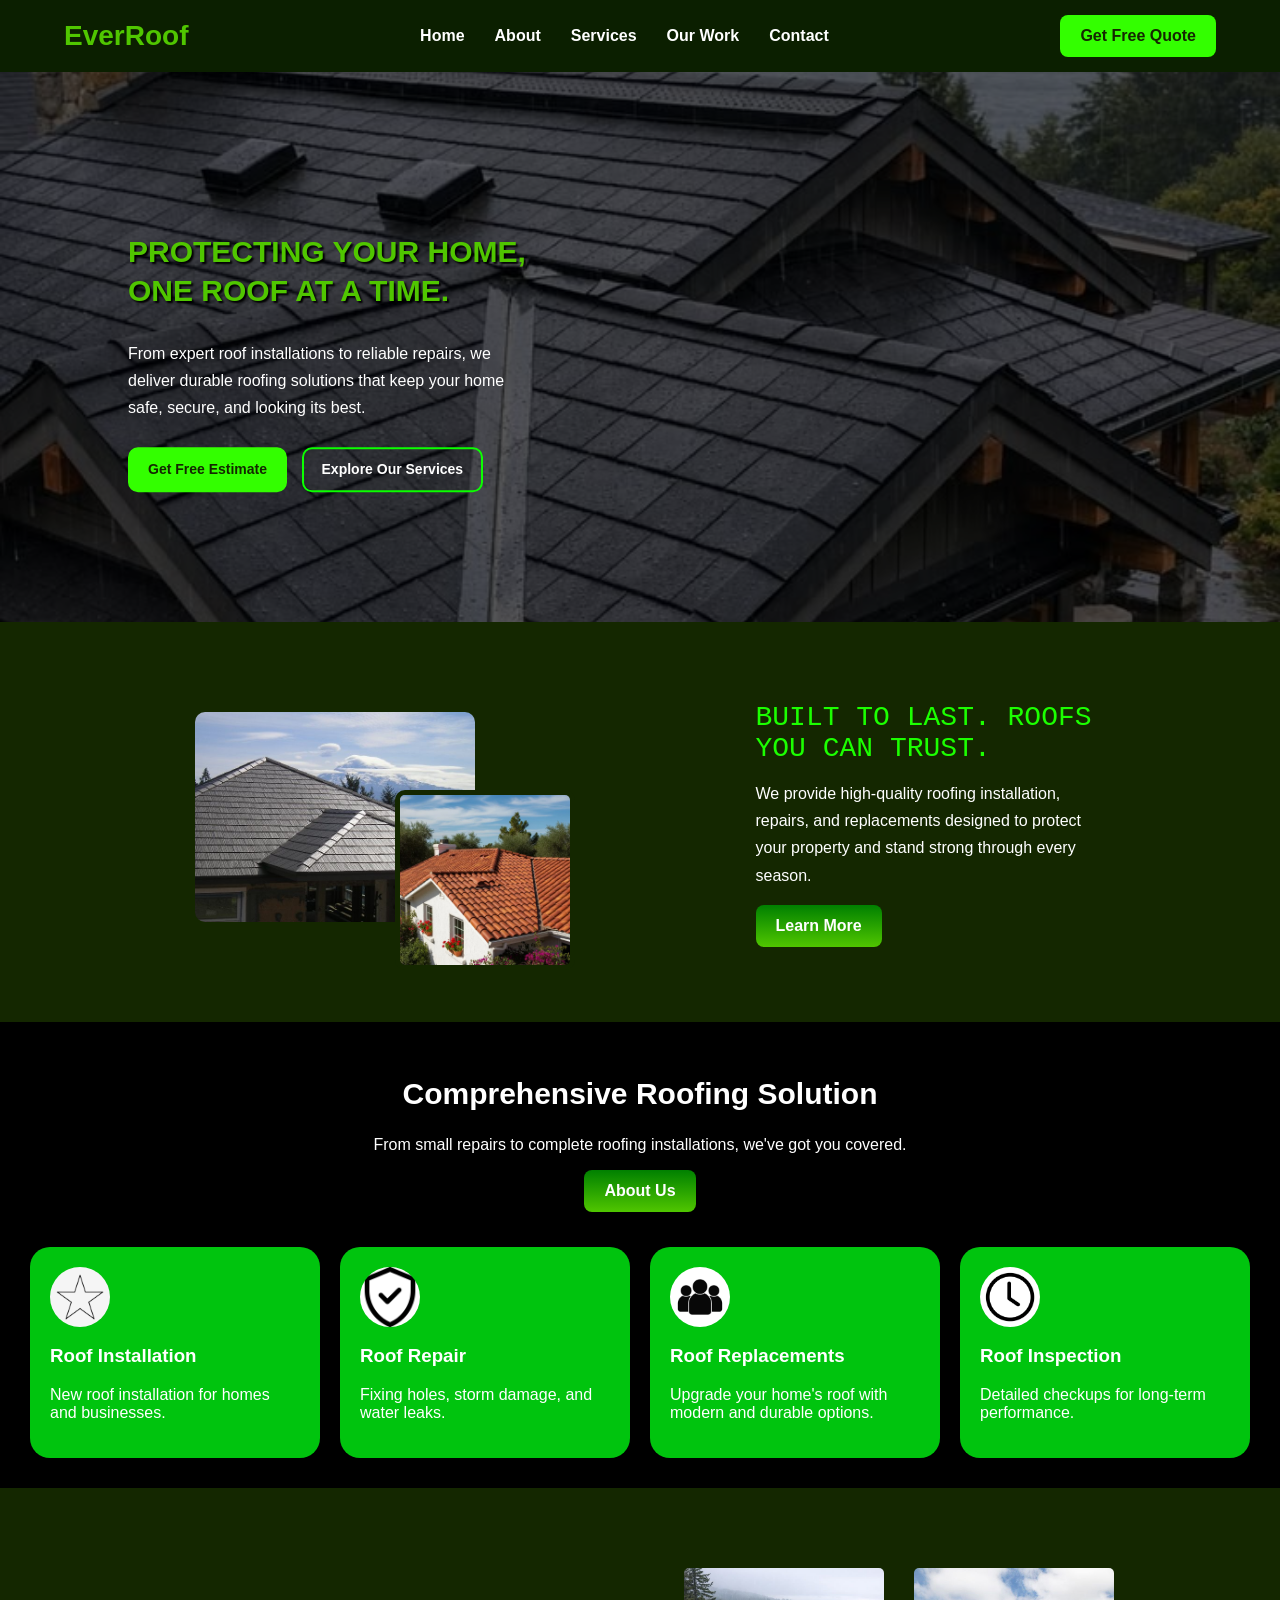
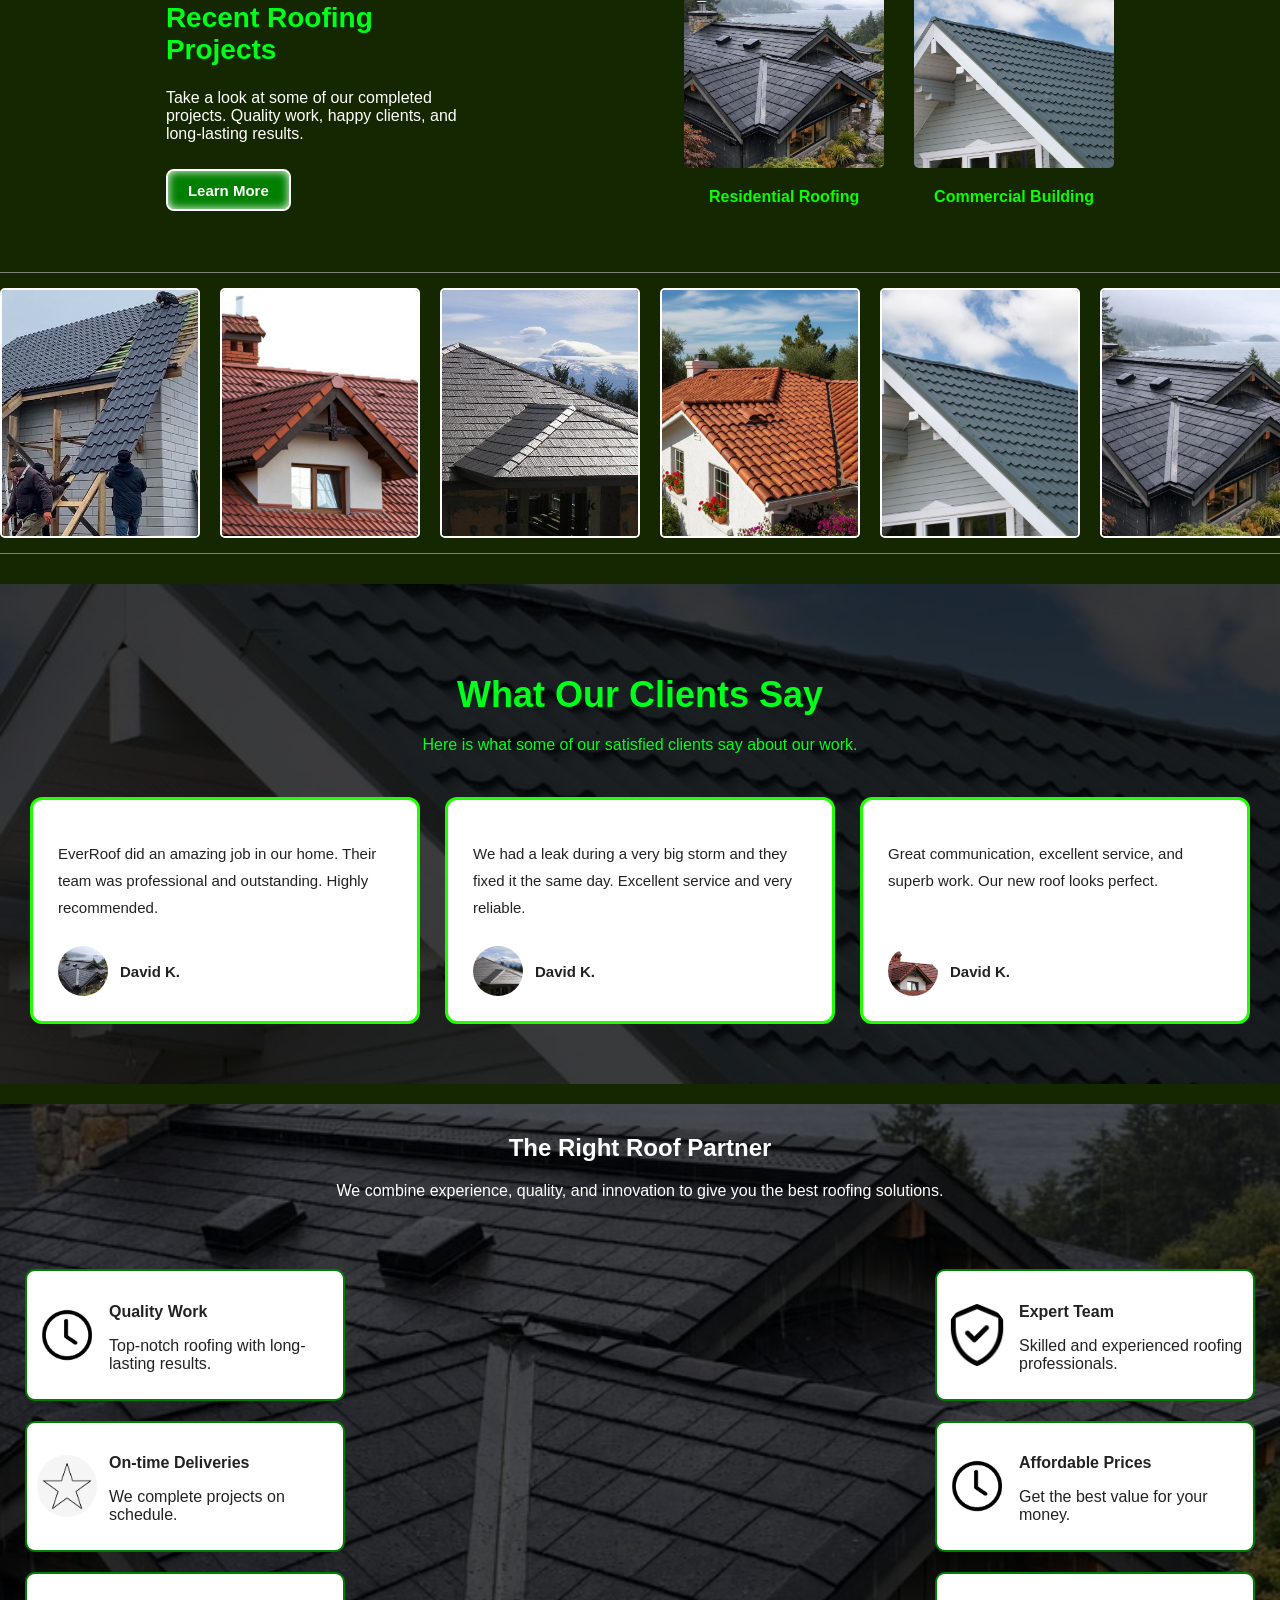
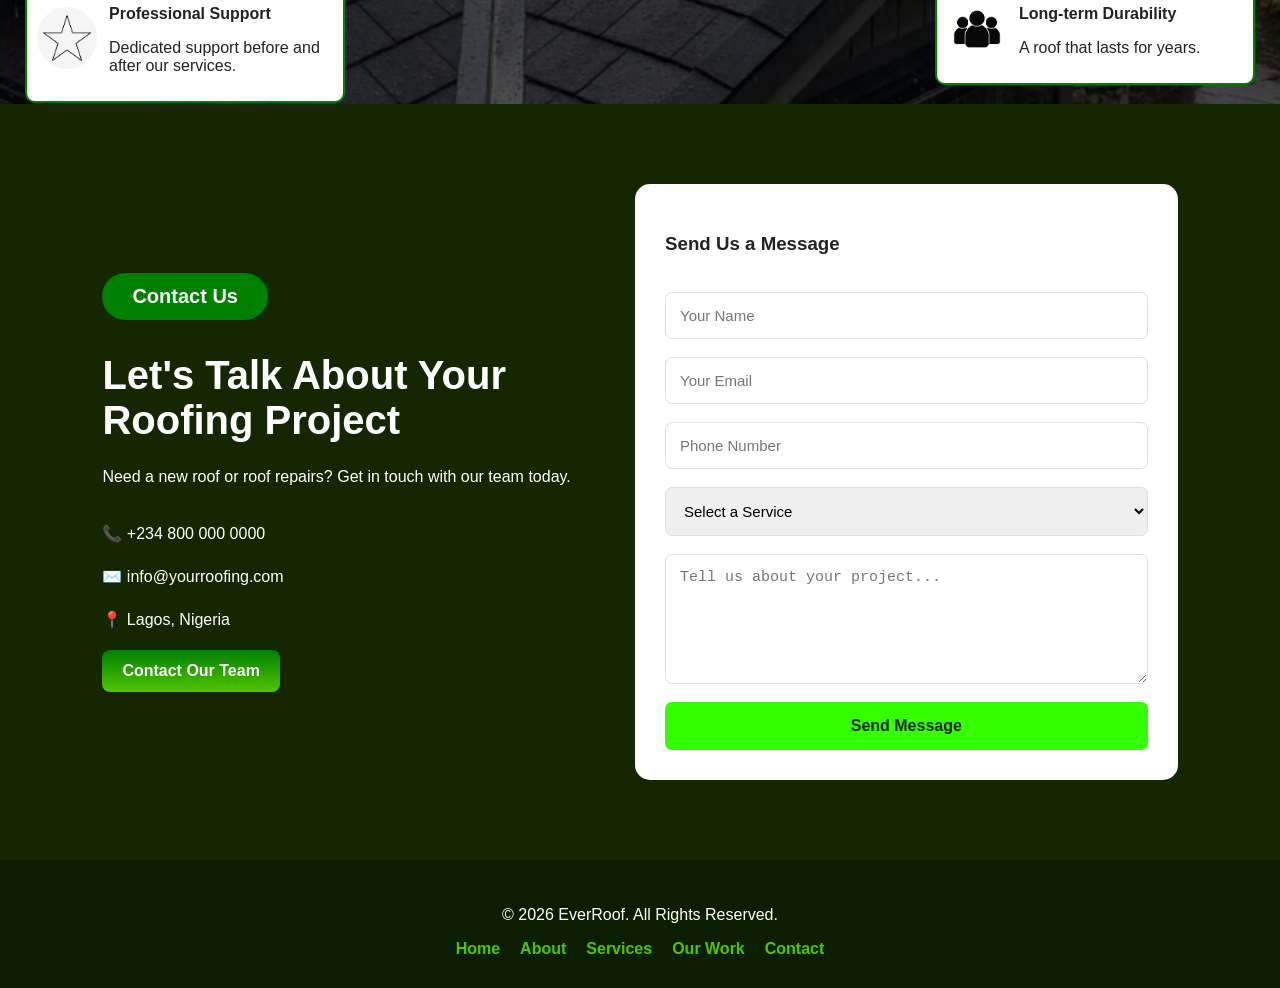
<file: index.html>
<!DOCTYPE html>
<html lang="en">

<head>
  <meta charset="UTF-8">
  <meta name="viewport" content="width=device-width, initial-scale=1.0">
  <meta http-equiv="X-UA-Compatible" content="ie=edge">

  <link rel="stylesheet" href="style.css">

  <title>EverRoof</title>
</head>

<body class="body">

  <!-- HEADER AND NAVBAR -->
  <header class="site-header">

    <nav class="navbar">

      <a href="index.html" class="logo">
        EverRoof
      </a>

      <ul class="nav-links">
        <li><a href="index.html" class="nav-link">Home</a></li>
        <li><a href="about.html" class="nav-link">About</a></li>
        <li><a href="services.html" class="nav-link">Services</a></li>
        <li><a href="work.html" class="nav-link">Our Work</a></li>
        <li><a href="contact.html" class="nav-link">Contact</a></li>
      </ul>

      <a href="contact.html" class="nav-button">
        Get Free Quote
      </a>

    </nav>

  </header>


  <!-- MAIN WEBSITE CONTENT -->
  <main>

    <!-- HERO SECTION -->
    <section class="hero-section">

      <div class="hero-image">

        <img class="hero-img" src="images/img4.jpeg" alt="EverRoof roofing project">

        <div class="hero-content">

          <p class="header">
            PROTECTING YOUR HOME, ONE ROOF AT A TIME.
          </p>

          <p class="sub-header">
            From expert roof installations to reliable repairs, we deliver durable roofing solutions that keep your home safe, secure, and looking its best.
          </p>

          <a class="hero-click1" href="contact.html">
            Get Free Estimate
          </a>

          <a class="hero-click2" href="services.html">
            Explore Our Services
          </a>

        </div>

      </div>

    </section>


    <!-- SERVICE SECTION -->
    <section class="service">

      <div class="ser-images">

        <div class="ser-img1">
          <img class="ser-image1" src="images/img1.jpeg" alt="Roofing work">
        </div>

        <div class="ser-img2">
          <img class="ser-image2" src="images/img2.jpeg" alt="Roof installation">
        </div>

      </div>

      <div class="ser-content">

        <p class="ser-heading">
          BUILT TO LAST. ROOFS YOU CAN TRUST.
        </p>

        <p class="ser-sub">
          We provide high-quality roofing installation, repairs, and replacements designed to protect your property and stand strong through every season.
        </p>

        <a href="services.html" class="ser-click">
          Learn More
        </a>

      </div>

    </section>


    <!-- ABOUT US SECTION -->
    <section class="about-us">

      <div class="about-content">

        <h2 class="about-heading">
          Comprehensive Roofing Solution
        </h2>

        <p>
          From small repairs to complete roofing installations, we've got you covered.
        </p>

        <a href="about.html" class="ser-click">
          About Us
        </a>

      </div>

      <div class="about-boxs">

        <div class="box1">

          <img class="about-img1" src="images/logo3.jpeg" alt="Roof installation">

          <h3 class="box1-head">
            Roof Installation
          </h3>

          <p class="box1-sub">
            New roof installation for homes and businesses.
          </p>

        </div>

        <div class="box2">

          <img class="about-img1" src="images/logo2.jpeg" alt="Roof repair">

          <h3 class="box1-head">
            Roof Repair
          </h3>

          <p class="box1-sub">
            Fixing holes, storm damage, and water leaks.
          </p>

        </div>

        <div class="box3">

          <img class="about-img1" src="images/logo1.jpeg" alt="Roof replacement">

          <h3 class="box1-head">
            Roof Replacements
          </h3>

          <p class="box1-sub">
            Upgrade your home's roof with modern and durable options.
          </p>

        </div>

        <div class="box4">

          <img class="about-img1" src="images/logo4.jpeg" alt="Roof inspection">

          <h3 class="box1-head">
            Roof Inspection
          </h3>

          <p class="box1-sub">
            Detailed checkups for long-term performance.
          </p>

        </div>

      </div>

    </section>


    <!-- PORTFOLIO SECTION -->
    <section class="portfolio">

      <div class="port-content">

        <h2 class="port-head">
          Recent Roofing Projects
        </h2>

        <p>
          Take a look at some of our completed projects. Quality work, happy clients, and long-lasting results.
        </p>

        <a href="work.html" class="port-click">
          Learn More
        </a>

      </div>

      <div class="port-images">

        <div class="port-box1">

          <img class="port-img1" src="images/img4.jpeg" alt="Residential roofing project">

          <p>
            Residential Roofing
          </p>

        </div>

        <div class="port-box2">

          <img class="port-img1" src="images/img6.jpeg" alt="Commercial roofing project">

          <p>
            Commercial Building
          </p>

        </div>

      </div>

    </section>


    <!-- SLIDER SECTION -->
    <div class="line"></div>

    <section class="slider">

      <div class="card-slider">

        <div class="cards">
          <img class="card-img" src="images/img3.jpeg" alt="Roofing project">
        </div>

        <div class="cards">
          <img class="card-img" src="images/img7.jpeg" alt="Roofing project">
        </div>

        <div class="cards">
          <img class="card-img" src="images/img1.jpeg" alt="Roofing project">
        </div>

        <div class="cards">
          <img class="card-img" src="images/img2.jpeg" alt="Roofing project">
        </div>

        <div class="cards">
          <img class="card-img" src="images/img6.jpeg" alt="Roofing project">
        </div>

        <div class="cards">
          <img class="card-img" src="images/img4.jpeg" alt="Roofing project">
        </div>

        <div class="cards">
          <img class="card-img" src="images/img5.jpeg" alt="Roofing project">
        </div>

        <div class="cards">
          <img class="card-img" src="images/img8.jpeg" alt="Roofing project">
        </div>

      </div>

    </section>

    <div class="line2"></div>


    <!-- TESTIMONIAL SECTION -->
    <section class="testimonial">

      <div class="background">

        <img class="testi-back" src="images/img6.jpeg" alt="Roofing background">

        <div class="headline">

          <h1 class="testi-head">
            What Our Clients Say
          </h1>

          <p>
            Here is what some of our satisfied clients say about our work.
          </p>

        </div>

        <div class="testi-box">

          <div class="testi-box1">

            <p class="content1">
              EverRoof did an amazing job in our home. Their team was professional and outstanding. Highly recommended.
            </p>

            <div class="profile">

              <img src="images/img4.jpeg" alt="Client" class="prof-img">

              <p>David K.</p>

            </div>

          </div>

          <div class="testi-box1">

            <p class="content1">
              We had a leak during a very big storm and they fixed it the same day. Excellent service and very reliable.
            </p>

            <div class="profile">

              <img src="images/img1.jpeg" alt="Client" class="prof-img">

              <p>David K.</p>

            </div>

          </div>

          <div class="testi-box1">

            <p class="content1">
              Great communication, excellent service, and superb work. Our new roof looks perfect.
            </p>

            <div class="profile">

              <img src="images/img7.jpeg" alt="Client" class="prof-img">

              <p>David K.</p>

            </div>

          </div>

        </div>

      </div>

    </section>


    <!-- WHY CHOOSE US SECTION -->
    <section class="whyChooseMe">

      <div class="imageBox">
        <img src="images/img4.jpeg" alt="EverRoof roofing work" class="whyImage">
      </div>

      <div class="whyHeadline">

        <h1 class="headlineHead">
          The Right Roof Partner
        </h1>

        <p>
          We combine experience, quality, and innovation to give you the best roofing solutions.
        </p>

      </div>

      <div class="leftBoxes">

        <div class="firstBox">

          <img src="images/logo4.jpeg" alt="Quality work" class="boxImg">

          <div class="boxText">

            <h4 class="textTopic">
              Quality Work
            </h4>

            <p>
              Top-notch roofing with long-lasting results.
            </p>

          </div>

        </div>

        <div class="firstBox">

          <img src="images/logo3.jpeg" alt="On-time delivery" class="boxImg">

          <div class="boxText">

            <h4 class="textTopic">
              On-time Deliveries
            </h4>

            <p>
              We complete projects on schedule.
            </p>

          </div>

        </div>

        <div class="firstBox">

          <img src="images/logo3.jpeg" alt="Professional support" class="boxImg">

          <div class="boxText">

            <h4 class="textTopic">
              Professional Support
            </h4>

            <p>
              Dedicated support before and after our services.
            </p>

          </div>

        </div>

      </div>

      <div class="rightBoxes">

        <div class="firstBox">

          <img src="images/logo2.jpeg" alt="Expert team" class="boxImg">

          <div class="boxText">

            <h4 class="textTopic">
              Expert Team
            </h4>

            <p>
              Skilled and experienced roofing professionals.
            </p>

          </div>

        </div>

        <div class="firstBox">

          <img src="images/logo4.jpeg" alt="Affordable prices" class="boxImg">

          <div class="boxText">

            <h4 class="textTopic">
              Affordable Prices
            </h4>

            <p>
              Get the best value for your money.
            </p>

          </div>

        </div>

        <div class="firstBox">

          <img src="images/logo1.jpeg" alt="Durable roofing" class="boxImg">

          <div class="boxText">

            <h4 class="textTopic">
              Long-term Durability
            </h4>

            <p>
              A roof that lasts for years.
            </p>

          </div>

        </div>

      </div>

    </section>


    <!-- CONTACT SECTION -->
    <section class="contactSection">

      <div class="contactInfo">

        <div class="contactTag">
          <span>Contact Us</span>
        </div>

        <h2>Let's Talk About Your Roofing Project</h2>

        <p>
          Need a new roof or roof repairs?
          Get in touch with our team today.
        </p>

        <div class="contactDetails">

          <p>📞 +234 800 000 0000</p>

          <p>✉️ info@yourroofing.com</p>

          <p>📍 Lagos, Nigeria</p>

        </div>

        <a href="contact.html" class="ser-click">
          Contact Our Team
        </a>

      </div>

      <form class="contactForm">

        <h3>Send Us a Message</h3>

        <input type="text" placeholder="Your Name" required>

        <input type="email" placeholder="Your Email" required>

        <input type="tel" placeholder="Phone Number">

        <select required>
          <option value="">Select a Service</option>
          <option>Roof Installation</option>
          <option>Roof Repair</option>
          <option>Roof Replacement</option>
          <option>Roof Inspection</option>
        </select>

        <textarea placeholder="Tell us about your project..." required></textarea>

        <button type="submit">
          Send Message
        </button>

      </form>

    </section>

  </main>


  <!-- FOOTER -->
  <footer class="site-footer">

    <p>&copy; 2026 EverRoof. All Rights Reserved.</p>

    <div class="footer-links">
      <a href="index.html">Home</a>
      <a href="about.html">About</a>
      <a href="services.html">Services</a>
      <a href="work.html">Our Work</a>
      <a href="contact.html">Contact</a>
    </div>

  </footer>

</body>
</html>
</file>
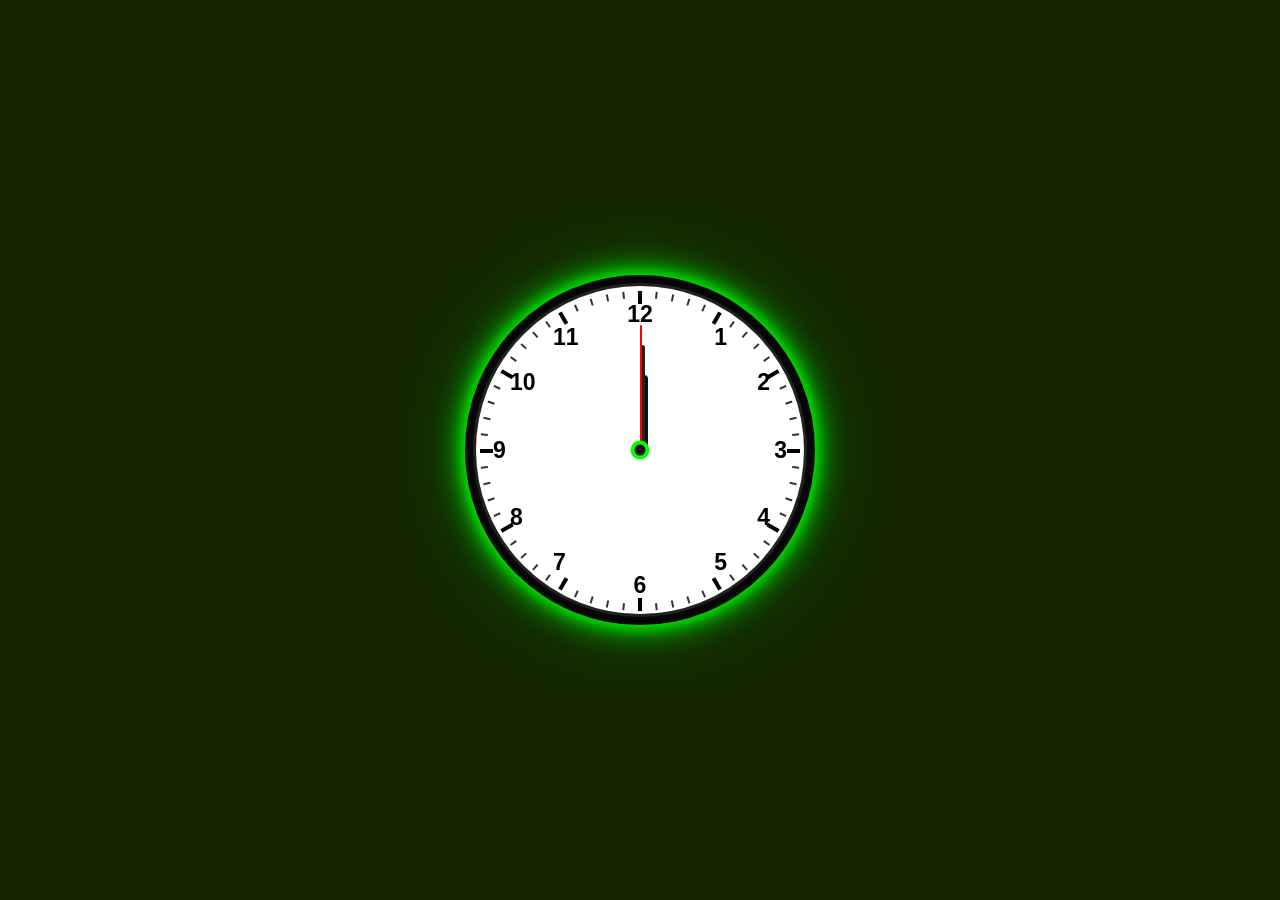
<file: .trashed-1796393098-clock.html>
<!DOCTYPE html>
<html lang="en">
<head>
<meta charset="UTF-8">
<meta name="viewport" content="width=device-width, initial-scale=1.0">

<title>Neon Wall Clock</title>

<style>

/* GENERAL RESET */

* {
    margin: 0;
    padding: 0;
    box-sizing: border-box;
}

/* BODY */

body {
    min-height: 100vh;
    display: flex;
    justify-content: center;
    align-items: center;
    background: #142700;
    font-family: Arial, sans-serif;
}

/* CLOCK OUTER FRAME */

.clock {
    width: 350px;
    height: 350px;
    border-radius: 50%;
    padding: 8px;
    background: #050505;

    box-shadow:
        0 0 15px #00ff00,
        0 0 30px #00ff00,
        0 0 60px #008000;
}

/* CLOCK FACE */

.clock-face {
    width: 100%;
    height: 100%;
    background: white;
    border-radius: 50%;
    position: relative;
    border: 3px solid #222;
}

/* MINUTE MARKINGS */

.markings {
    position: absolute;
    inset: 0;
    border-radius: 50%;
}

.marking {
    position: absolute;
    width: 2px;
    height: 7px;
    background: #333;
    left: 50%;
    top: 5px;
    transform-origin: 50% 160px;
}

/* HOUR MARKINGS */

.marking:nth-child(5n + 1) {
    width: 4px;
    height: 13px;
    background: #000;
}

/* NUMBERS */

.number {
    position: absolute;
    font-size: 23px;
    font-weight: bold;
    color: black;
}

.n12 {
    top: 15px;
    left: 50%;
    transform: translateX(-50%);
}

.n1 {
    top: 38px;
    right: 77px;
}

.n2 {
    top: 83px;
    right: 34px;
}

.n3 {
    right: 17px;
    top: 50%;
    transform: translateY(-50%);
}

.n4 {
    bottom: 83px;
    right: 34px;
}

.n5 {
    bottom: 38px;
    right: 77px;
}

.n6 {
    bottom: 15px;
    left: 50%;
    transform: translateX(-50%);
}

.n7 {
    bottom: 38px;
    left: 77px;
}

.n8 {
    bottom: 83px;
    left: 34px;
}

.n9 {
    left: 17px;
    top: 50%;
    transform: translateY(-50%);
}

.n10 {
    top: 83px;
    left: 34px;
}

.n11 {
    top: 38px;
    left: 77px;
}

/* HANDS COMMON STYLE */

.hand {
    position: absolute;
    bottom: 50%;
    left: 50%;
    transform-origin: bottom center;
    border-radius: 20px;
}

/* HOUR HAND */

.hour-hand {
    width: 8px;
    height: 75px;
    background: #111;
    z-index: 3;
    animation: hourMove 43200s linear infinite;
}

/* MINUTE HAND */

.minute-hand {
    width: 5px;
    height: 105px;
    background: #222;
    z-index: 4;
    animation: minuteMove 3600s linear infinite;
}

/* SECOND HAND */

.second-hand {
    width: 2px;
    height: 125px;
    background: red;
    z-index: 5;
    animation: secondMove 60s steps(60) infinite;
}

/* CENTRE POINT */

.center {
    width: 19px;
    height: 19px;
    background: #050505;
    border: 4px solid #00ff00;
    border-radius: 50%;

    position: absolute;
    top: 50%;
    left: 50%;
    transform: translate(-50%, -50%);

    z-index: 10;
}

/* ANIMATIONS */

@keyframes secondMove {
    from {
        transform: translateX(-50%) rotate(0deg);
    }

    to {
        transform: translateX(-50%) rotate(360deg);
    }
}

@keyframes minuteMove {
    from {
        transform: translateX(-50%) rotate(0deg);
    }

    to {
        transform: translateX(-50%) rotate(360deg);
    }
}

@keyframes hourMove {
    from {
        transform: translateX(-50%) rotate(0deg);
    }

    to {
        transform: translateX(-50%) rotate(360deg);
    }
}

/* RESPONSIVE DESIGN */

@media (max-width: 400px) {

    .clock {
        width: 300px;
        height: 300px;
    }

    .marking {
        transform-origin: 50% 135px;
    }

    .number {
        font-size: 20px;
    }

}

</style>
</head>

<body>

<div class="clock">

    <div class="clock-face">

        <!-- MINUTE MARKINGS -->

        <div class="markings" id="markings"></div>

        <!-- NUMBERS -->

        <div class="number n12">12</div>
        <div class="number n1">1</div>
        <div class="number n2">2</div>
        <div class="number n3">3</div>
        <div class="number n4">4</div>
        <div class="number n5">5</div>
        <div class="number n6">6</div>
        <div class="number n7">7</div>
        <div class="number n8">8</div>
        <div class="number n9">9</div>
        <div class="number n10">10</div>
        <div class="number n11">11</div>

        <!-- CLOCK HANDS -->

        <div class="hand hour-hand"></div>
        <div class="hand minute-hand"></div>
        <div class="hand second-hand"></div>

        <!-- CENTRE -->

        <div class="center"></div>

    </div>

</div>

<script>

/* CREATE 60 MINUTE MARKINGS */

const markings = document.getElementById("markings");

for (let i = 0; i < 60; i++) {

    const mark = document.createElement("div");

    mark.classList.add("marking");

    mark.style.transform =
        `translateX(-50%) rotate(${i * 6}deg)`;

    markings.appendChild(mark);

}

</script>

</body>
</html>
</file>
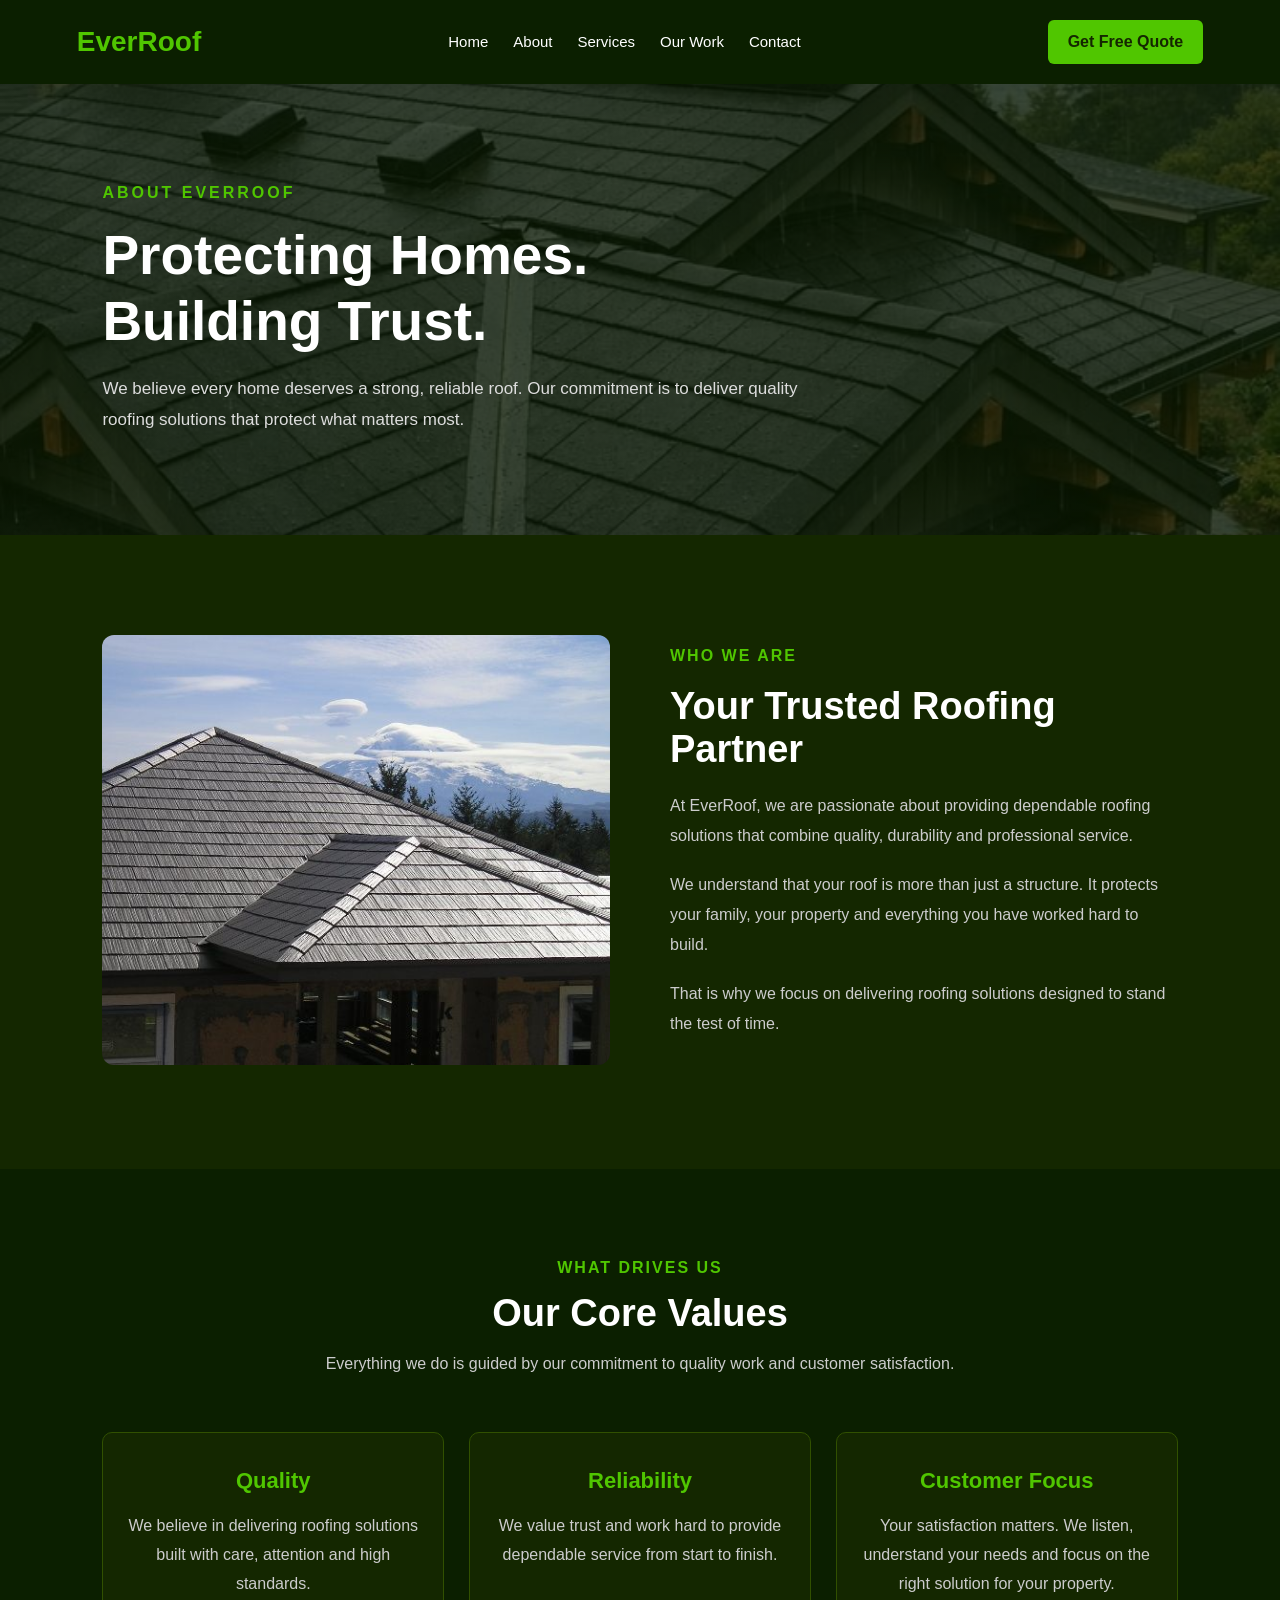
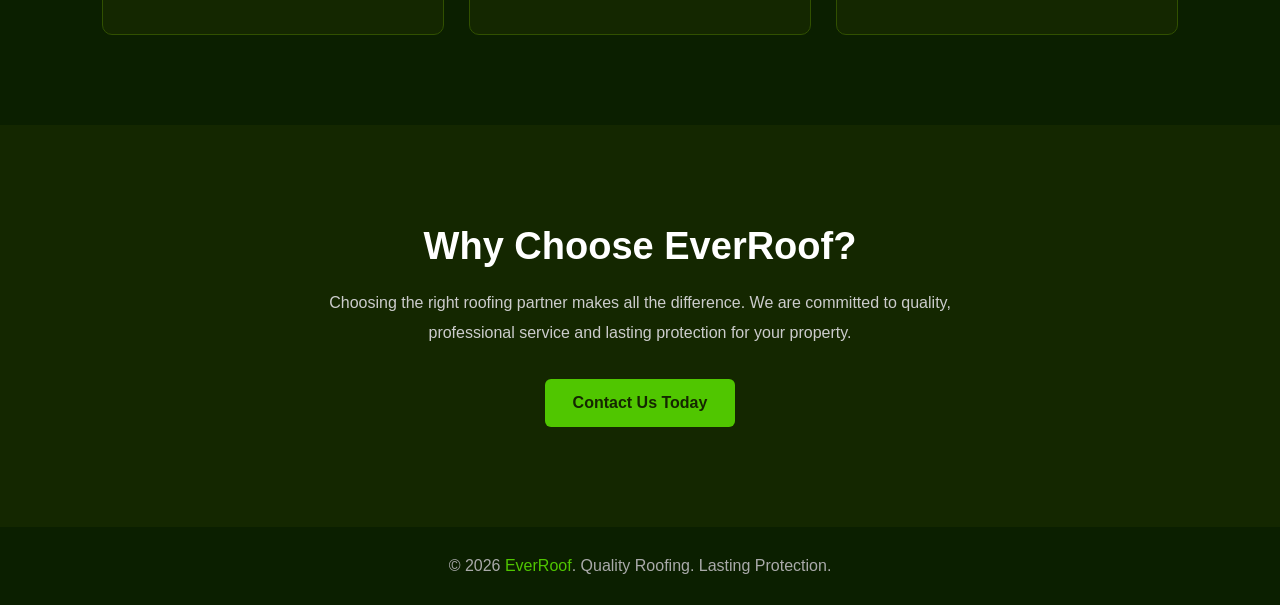
<file: about.html>
<!DOCTYPE html>
<html lang="en">
<head>
    <meta charset="UTF-8">
    <meta name="viewport" content="width=device-width, initial-scale=1.0">

    <title>About Us | EverRoof</title>

    <style>

        * {
            margin: 0;
            padding: 0;
            box-sizing: border-box;
        }

        body {
            background: #142700;
            color: white;
            font-family: Arial, sans-serif;
        }

        /* NAVBAR */

        .site-header {
            width: 100%;
            padding: 20px 6%;
            background: #0B1F00;
        }

        .navbar {
            display: flex;
            justify-content: space-between;
            align-items: center;
            gap: 25px;
        }

        .logo {
            color: #50C600;
            font-size: 28px;
            font-weight: bold;
            text-decoration: none;
        }

        .nav-links {
            display: flex;
            align-items: center;
            gap: 25px;
            list-style: none;
        }

        .nav-link {
            color: white;
            text-decoration: none;
            font-size: 15px;
            transition: 0.3s;
        }

        .nav-link:hover {
            color: #50C600;
        }

        .nav-button {
            background: #50C600;
            color: #142700;
            padding: 13px 20px;
            border-radius: 6px;
            text-decoration: none;
            font-weight: bold;
        }

        /* PAGE HERO */

        .about-hero {
            min-height: 430px;
            padding: 100px 8%;
            display: flex;
            align-items: center;
            background:
                linear-gradient(rgba(10, 25, 0, 0.75),
                rgba(10, 25, 0, 0.75)),
                url("images/img4.jpeg");

            background-size: cover;
            background-position: center;
        }

        .hero-content {
            max-width: 750px;
        }

        .hero-content span {
            color: #50C600;
            font-size: 16px;
            font-weight: bold;
            letter-spacing: 3px;
        }

        .hero-content h1 {
            font-size: 55px;
            margin: 20px 0;
            line-height: 1.2;
        }

        .hero-content p {
            font-size: 17px;
            line-height: 1.8;
            color: #dddddd;
        }

        /* ABOUT INTRO */

        .about-intro {
            padding: 100px 8%;
            display: grid;
            grid-template-columns: 1fr 1fr;
            gap: 60px;
            align-items: center;
        }

        .about-image img {
            width: 100%;
            height: 430px;
            object-fit: cover;
            border-radius: 12px;
        }

        .about-text span {
            color: #50C600;
            font-weight: bold;
            letter-spacing: 2px;
        }

        .about-text h2 {
            font-size: 38px;
            margin: 20px 0;
        }

        .about-text p {
            color: #cccccc;
            line-height: 1.9;
            margin-bottom: 18px;
        }

        /* OUR VALUES */

        .values {
            padding: 90px 8%;
            background: #0B1F00;
            text-align: center;
        }

        .section-heading span {
            color: #50C600;
            font-weight: bold;
            letter-spacing: 2px;
        }

        .section-heading h2 {
            font-size: 38px;
            margin: 15px 0;
        }

        .section-heading p {
            color: #cccccc;
            line-height: 1.7;
            max-width: 650px;
            margin: auto;
        }

        .value-cards {
            display: grid;
            grid-template-columns: repeat(3, 1fr);
            gap: 25px;
            margin-top: 55px;
        }

        .value-card {
            padding: 35px 25px;
            background: #142700;
            border: 1px solid #315000;
            border-radius: 10px;
            transition: 0.3s;
        }

        .value-card:hover {
            transform: translateY(-8px);
            border-color: #50C600;
        }

        .value-card h3 {
            color: #50C600;
            font-size: 22px;
            margin-bottom: 18px;
        }

        .value-card p {
            color: #cccccc;
            line-height: 1.8;
        }

        /* WHY CHOOSE US */

        .why-us {
            padding: 100px 8%;
            text-align: center;
        }

        .why-us h2 {
            font-size: 38px;
            margin-bottom: 20px;
        }

        .why-us p {
            max-width: 700px;
            margin: auto;
            color: #cccccc;
            line-height: 1.9;
        }

        .why-button {
            display: inline-block;
            margin-top: 30px;
            padding: 15px 28px;
            background: #50C600;
            color: #142700;
            text-decoration: none;
            border-radius: 6px;
            font-weight: bold;
            transition: 0.3s;
        }

        .why-button:hover {
            background: white;
        }

        /* FOOTER */

        .site-footer {
            padding: 30px 6%;
            background: #0B1F00;
            text-align: center;
            color: #aaaaaa;
        }

        .site-footer span {
            color: #50C600;
        }

        /* MOBILE RESPONSIVENESS */

        @media screen and (max-width: 768px) {

            .navbar {
                flex-direction: column;
                gap: 22px;
            }

            .nav-links {
                flex-wrap: wrap;
                justify-content: center;
                gap: 18px;
            }

            .about-hero {
                min-height: 350px;
                padding: 70px 6%;
            }

            .hero-content h1 {
                font-size: 36px;
            }

            .about-intro {
                grid-template-columns: 1fr;
                padding: 70px 6%;
                gap: 35px;
            }

            .about-image img {
                height: 300px;
            }

            .about-text h2,
            .section-heading h2,
            .why-us h2 {
                font-size: 30px;
            }

            .value-cards {
                grid-template-columns: 1fr;
            }

            .values,
            .why-us {
                padding: 70px 6%;
            }
        }

    </style>
</head>

<body>

    <!-- NAVBAR -->

    <header class="site-header">

        <nav class="navbar">

            <a href="index.html" class="logo">
                EverRoof
            </a>

            <ul class="nav-links">
                <li><a href="index.html" class="nav-link">Home</a></li>
                <li><a href="about.html" class="nav-link">About</a></li>
                <li><a href="index.html#service" class="nav-link">Services</a></li>
                <li><a href="index.html#portfolio" class="nav-link">Our Work</a></li>
                <li><a href="index.html#contactSection" class="nav-link">Contact</a></li>
            </ul>

            <a href="index.html#contactSection" class="nav-button">
                Get Free Quote
            </a>

        </nav>

    </header>


    <!-- ABOUT HERO -->

    <main>

        <section class="about-hero">

            <div class="hero-content">

                <span>ABOUT EVERROOF</span>

                <h1>
                    Protecting Homes.<br>
                    Building Trust.
                </h1>

                <p>
                    We believe every home deserves a strong,
                    reliable roof. Our commitment is to deliver
                    quality roofing solutions that protect what
                    matters most.
                </p>

            </div>

        </section>


        <!-- ABOUT INTRO -->

        <section class="about-intro">

            <div class="about-image">

                <img src="images/img1.jpeg" alt="EverRoof roofing project">

            </div>

            <div class="about-text">

                <span>WHO WE ARE</span>

                <h2>
                    Your Trusted Roofing Partner
                </h2>

                <p>
                    At EverRoof, we are passionate about providing
                    dependable roofing solutions that combine
                    quality, durability and professional service.
                </p>

                <p>
                    We understand that your roof is more than just
                    a structure. It protects your family, your
                    property and everything you have worked hard
                    to build.
                </p>

                <p>
                    That is why we focus on delivering roofing
                    solutions designed to stand the test of time.
                </p>

            </div>

        </section>


        <!-- OUR VALUES -->

        <section class="values">

            <div class="section-heading">

                <span>WHAT DRIVES US</span>

                <h2>Our Core Values</h2>

                <p>
                    Everything we do is guided by our commitment
                    to quality work and customer satisfaction.
                </p>

            </div>

            <div class="value-cards">

                <div class="value-card">

                    <h3>Quality</h3>

                    <p>
                        We believe in delivering roofing solutions
                        built with care, attention and high standards.
                    </p>

                </div>

                <div class="value-card">

                    <h3>Reliability</h3>

                    <p>
                        We value trust and work hard to provide
                        dependable service from start to finish.
                    </p>

                </div>

                <div class="value-card">

                    <h3>Customer Focus</h3>

                    <p>
                        Your satisfaction matters. We listen,
                        understand your needs and focus on the
                        right solution for your property.
                    </p>

                </div>

            </div>

        </section>


        <!-- WHY CHOOSE US -->

        <section class="why-us">

            <h2>
                Why Choose EverRoof?
            </h2>

            <p>
                Choosing the right roofing partner makes all
                the difference. We are committed to quality,
                professional service and lasting protection
                for your property.
            </p>

            <a href="index.html#contactSection" class="why-button">
                Contact Us Today
            </a>

        </section>

    </main>


    <!-- FOOTER -->

    <footer class="site-footer">

        <p>
            © 2026 <span>EverRoof</span>.
            Quality Roofing. Lasting Protection.
        </p>

    </footer>

</body>
</html>
</file>
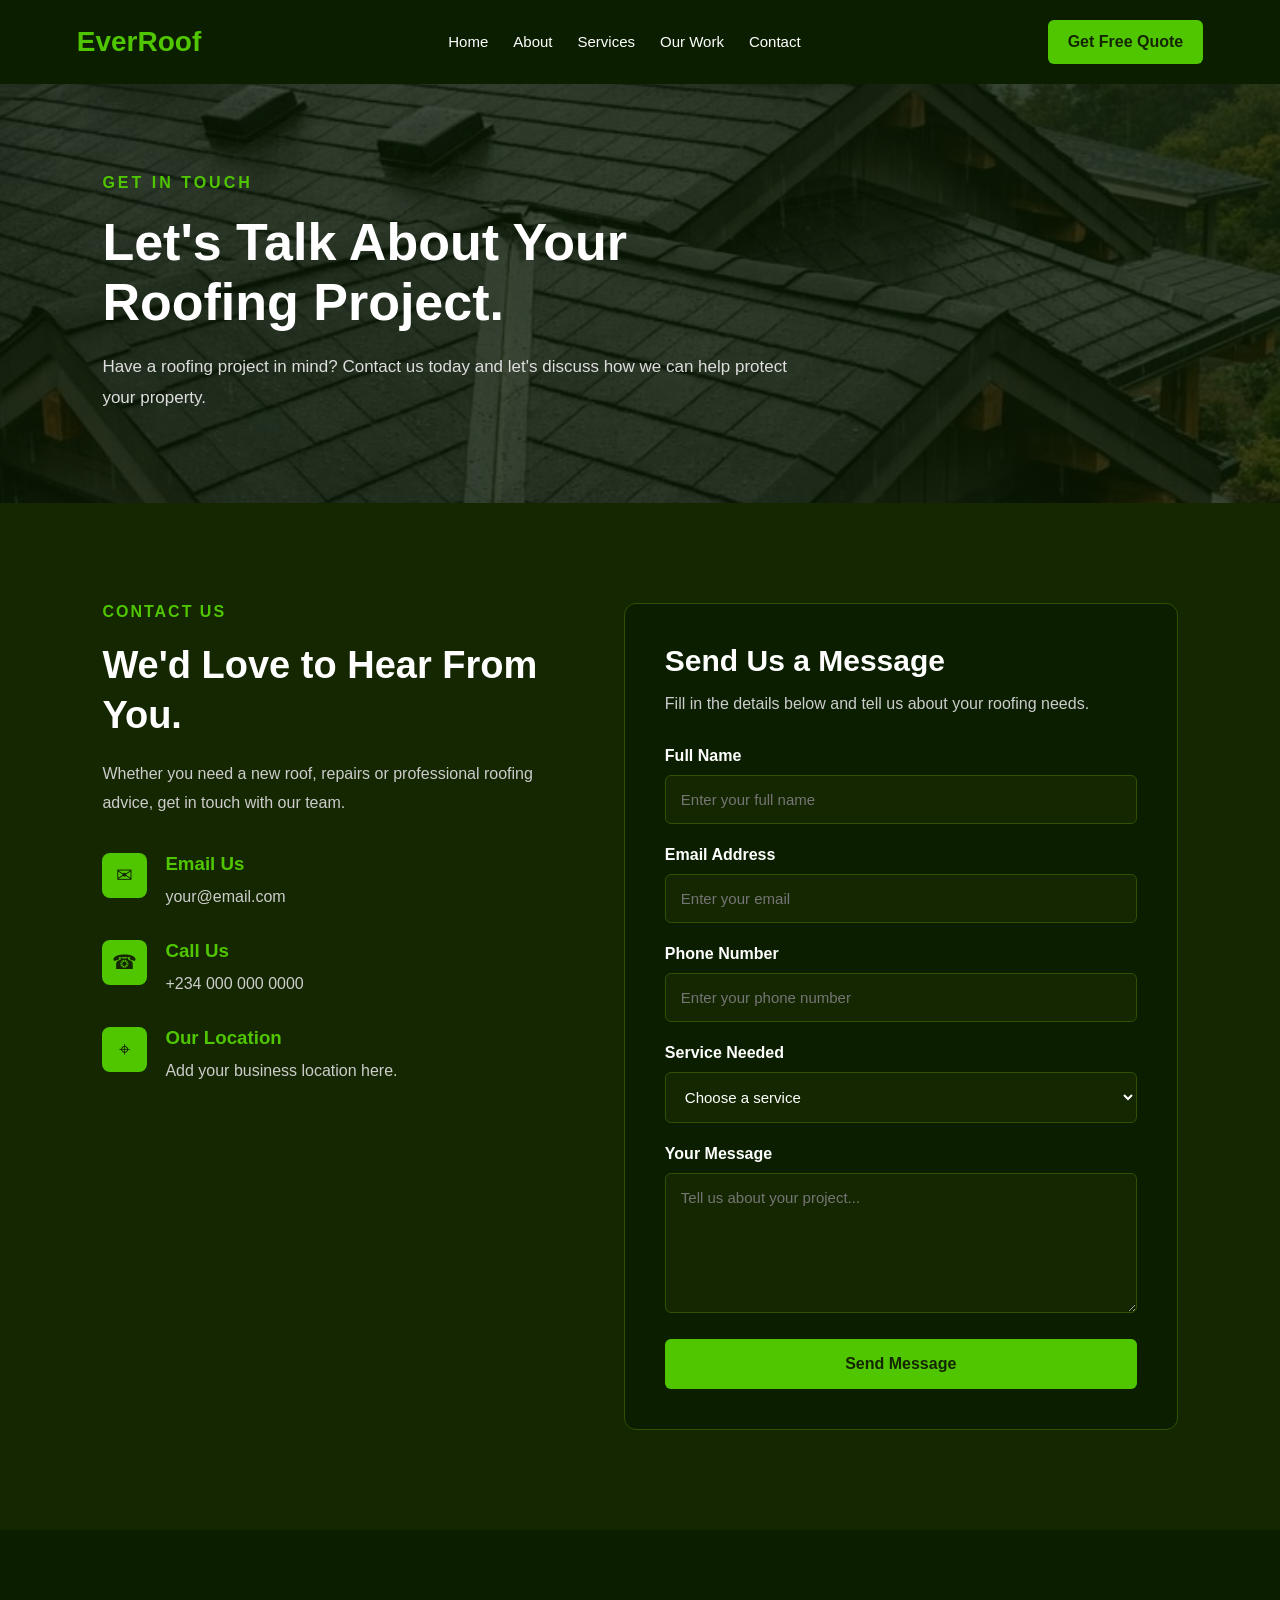
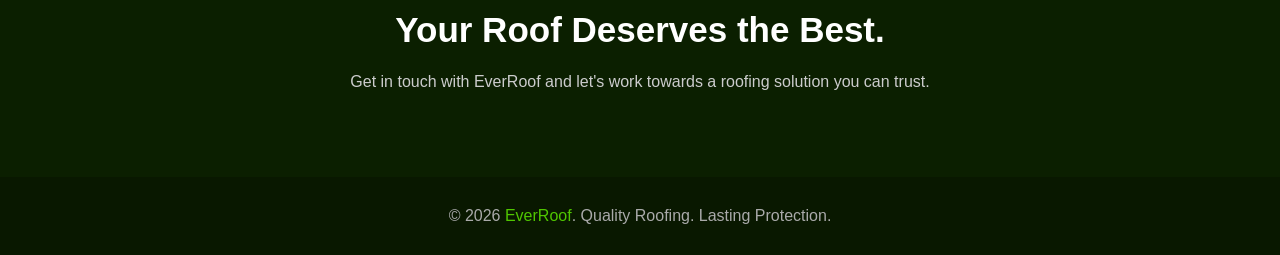
<file: contact.html>
<!DOCTYPE html>
<html lang="en">

<head>
    <meta charset="UTF-8">
    <meta name="viewport" content="width=device-width, initial-scale=1.0">

    <title>Contact Us | EverRoof</title>

    <style>

        * {
            margin: 0;
            padding: 0;
            box-sizing: border-box;
        }

        body {
            background: #142700;
            color: white;
            font-family: Arial, sans-serif;
        }

        /* NAVBAR */

        .site-header {
            background: #0B1F00;
            padding: 20px 6%;
        }

        .navbar {
            display: flex;
            justify-content: space-between;
            align-items: center;
            gap: 25px;
        }

        .logo {
            color: #50C600;
            font-size: 28px;
            font-weight: bold;
            text-decoration: none;
        }

        .nav-links {
            display: flex;
            gap: 25px;
            list-style: none;
        }

        .nav-link {
            color: white;
            text-decoration: none;
            font-size: 15px;
            transition: .3s;
        }

        .nav-link:hover {
            color: #50C600;
        }

        .nav-button {
            background: #50C600;
            color: #142700;
            padding: 13px 20px;
            border-radius: 6px;
            text-decoration: none;
            font-weight: bold;
        }

        /* HERO */

        .contact-hero {
            min-height: 350px;
            padding: 90px 8%;
            display: flex;
            align-items: center;

            background:
                linear-gradient(
                    rgba(10, 25, 0, .75),
                    rgba(10, 25, 0, .75)
                ),
                url("images/img4.jpeg");

            background-size: cover;
            background-position: center;
        }

        .hero-content {
            max-width: 700px;
        }

        .hero-content span {
            color: #50C600;
            font-weight: bold;
            letter-spacing: 3px;
        }

        .hero-content h1 {
            font-size: 52px;
            margin: 20px 0;
        }

        .hero-content p {
            color: #ddd;
            font-size: 17px;
            line-height: 1.8;
        }

        /* CONTACT SECTION */

        .contact-section {
            padding: 100px 8%;
            display: grid;
            grid-template-columns: 1fr 1.2fr;
            gap: 60px;
            align-items: start;
        }

        /* CONTACT INFO */

        .contact-info span {
            color: #50C600;
            font-weight: bold;
            letter-spacing: 2px;
        }

        .contact-info h2 {
            font-size: 38px;
            margin: 20px 0;
            line-height: 1.3;
        }

        .contact-info > p {
            color: #ccc;
            line-height: 1.8;
            margin-bottom: 35px;
        }

        .info-box {
            display: flex;
            align-items: flex-start;
            gap: 18px;
            margin-bottom: 30px;
        }

        .info-icon {
            width: 45px;
            height: 45px;
            background: #50C600;
            color: #142700;
            display: flex;
            justify-content: center;
            align-items: center;
            border-radius: 8px;
            font-size: 20px;
            flex-shrink: 0;
        }

        .info-text h3 {
            margin-bottom: 8px;
            color: #50C600;
        }

        .info-text p,
        .info-text a {
            color: #ccc;
            text-decoration: none;
            line-height: 1.7;
            overflow-wrap: anywhere;
        }

        /* CONTACT FORM */

        .contact-form {
            background: #0B1F00;
            padding: 40px;
            border-radius: 12px;
            border: 1px solid #315000;
        }

        .contact-form h2 {
            font-size: 30px;
            margin-bottom: 12px;
        }

        .contact-form > p {
            color: #ccc;
            margin-bottom: 30px;
            line-height: 1.7;
        }

        .form-group {
            margin-bottom: 22px;
        }

        .form-group label {
            display: block;
            margin-bottom: 10px;
            font-weight: bold;
        }

        .form-group input,
        .form-group textarea,
        .form-group select {
            width: 100%;
            padding: 15px;
            background: #142700;
            border: 1px solid #315000;
            border-radius: 6px;
            color: white;
            font-size: 15px;
            outline: none;
            font-family: Arial, sans-serif;
        }

        .form-group input:focus,
        .form-group textarea:focus,
        .form-group select:focus {
            border-color: #50C600;
        }

        .form-group textarea {
            height: 140px;
            resize: vertical;
        }

        .form-group select option {
            background: #142700;
        }

        .submit-button {
            width: 100%;
            padding: 16px;
            border: none;
            border-radius: 6px;
            background: #50C600;
            color: #142700;
            font-size: 16px;
            font-weight: bold;
            cursor: pointer;
            transition: .3s;
        }

        .submit-button:hover {
            background: white;
        }

        /* BOTTOM MESSAGE */

        .contact-bottom {
            padding: 80px 8%;
            background: #0B1F00;
            text-align: center;
        }

        .contact-bottom h2 {
            font-size: 35px;
            margin-bottom: 18px;
        }

        .contact-bottom p {
            color: #ccc;
            line-height: 1.8;
        }

        /* FOOTER */

        .site-footer {
            padding: 30px 6%;
            background: #091800;
            text-align: center;
            color: #aaa;
        }

        .site-footer span {
            color: #50C600;
        }

        /* MOBILE */

        @media screen and (max-width: 768px) {

            .navbar {
                flex-direction: column;
                gap: 22px;
            }

            .nav-links {
                flex-wrap: wrap;
                justify-content: center;
                gap: 18px;
            }

            .contact-hero {
                padding: 70px 6%;
                min-height: 300px;
            }

            .hero-content h1 {
                font-size: 36px;
            }

            .contact-section {
                grid-template-columns: 1fr;
                padding: 70px 6%;
                gap: 40px;
            }

            .contact-info h2 {
                font-size: 30px;
            }

            .contact-form {
                padding: 25px 20px;
            }

            .contact-form h2 {
                font-size: 25px;
            }

            .contact-bottom {
                padding: 65px 6%;
            }

            .contact-bottom h2 {
                font-size: 28px;
            }
        }

    </style>

</head>

<body>

    <!-- NAVBAR -->

    <header class="site-header">

        <nav class="navbar">

            <a href="index.html" class="logo">
                EverRoof
            </a>

            <ul class="nav-links">
                <li><a href="index.html" class="nav-link">Home</a></li>
                <li><a href="about.html" class="nav-link">About</a></li>
                <li><a href="services.html" class="nav-link">Services</a></li>
                <li><a href="work.html" class="nav-link">Our Work</a></li>
                <li><a href="contact.html" class="nav-link">Contact</a></li>
            </ul>

            <a href="contact.html" class="nav-button">
                Get Free Quote
            </a>

        </nav>

    </header>


    <main>

        <!-- HERO -->

        <section class="contact-hero">

            <div class="hero-content">

                <span>GET IN TOUCH</span>

                <h1>Let's Talk About Your Roofing Project.</h1>

                <p>
                    Have a roofing project in mind?
                    Contact us today and let's discuss
                    how we can help protect your property.
                </p>

            </div>

        </section>


        <!-- CONTACT SECTION -->

        <section class="contact-section">

            <!-- CONTACT INFORMATION -->

            <div class="contact-info">

                <span>CONTACT US</span>

                <h2>
                    We'd Love to Hear From You.
                </h2>

                <p>
                    Whether you need a new roof, repairs or
                    professional roofing advice, get in touch
                    with our team.
                </p>


                <div class="info-box">

                    <div class="info-icon">✉</div>

                    <div class="info-text">

                        <h3>Email Us</h3>

                        <a href="mailto:your@email.com">
                            your@email.com
                        </a>

                    </div>

                </div>


                <div class="info-box">

                    <div class="info-icon">☎</div>

                    <div class="info-text">

                        <h3>Call Us</h3>

                        <a href="tel:+2340000000000">
                            +234 000 000 0000
                        </a>

                    </div>

                </div>


                <div class="info-box">

                    <div class="info-icon">⌖</div>

                    <div class="info-text">

                        <h3>Our Location</h3>

                        <p>
                            Add your business location here.
                        </p>

                    </div>

                </div>

            </div>


            <!-- CONTACT FORM -->

            <form class="contact-form"
                  action="https://formsubmit.co/your@email.com"
                  method="POST">

                <h2>Send Us a Message</h2>

                <p>
                    Fill in the details below and tell us
                    about your roofing needs.
                </p>

                <input type="hidden" name="_subject"
                       value="New EverRoof Website Enquiry">

                <input type="hidden" name="_captcha"
                       value="true">


                <div class="form-group">

                    <label for="name">Full Name</label>

                    <input
                        type="text"
                        id="name"
                        name="name"
                        placeholder="Enter your full name"
                        required
                    >

                </div>


                <div class="form-group">

                    <label for="email">Email Address</label>

                    <input
                        type="email"
                        id="email"
                        name="email"
                        placeholder="Enter your email"
                        required
                    >

                </div>


                <div class="form-group">

                    <label for="phone">Phone Number</label>

                    <input
                        type="tel"
                        id="phone"
                        name="phone"
                        placeholder="Enter your phone number"
                    >

                </div>


                <div class="form-group">

                    <label for="service">Service Needed</label>

                    <select id="service" name="service" required>

                        <option value="">Choose a service</option>

                        <option>Roof Installation</option>

                        <option>Roof Repairs</option>

                        <option>Roof Replacement</option>

                        <option>Roof Inspection</option>

                        <option>Roof Maintenance</option>

                        <option>Commercial Roofing</option>

                        <option>Other</option>

                    </select>

                </div>


                <div class="form-group">

                    <label for="message">Your Message</label>

                    <textarea
                        id="message"
                        name="message"
                        placeholder="Tell us about your project..."
                        required
                    ></textarea>

                </div>


                <button type="submit" class="submit-button">
                    Send Message
                </button>

            </form>

        </section>


        <!-- BOTTOM MESSAGE -->

        <section class="contact-bottom">

            <h2>Your Roof Deserves the Best.</h2>

            <p>
                Get in touch with EverRoof and let's
                work towards a roofing solution you can trust.
            </p>

        </section>

    </main>


    <!-- FOOTER -->

    <footer class="site-footer">

        <p>
            © 2026 <span>EverRoof</span>.
            Quality Roofing. Lasting Protection.
        </p>

    </footer>

</body>

</html>
</file>
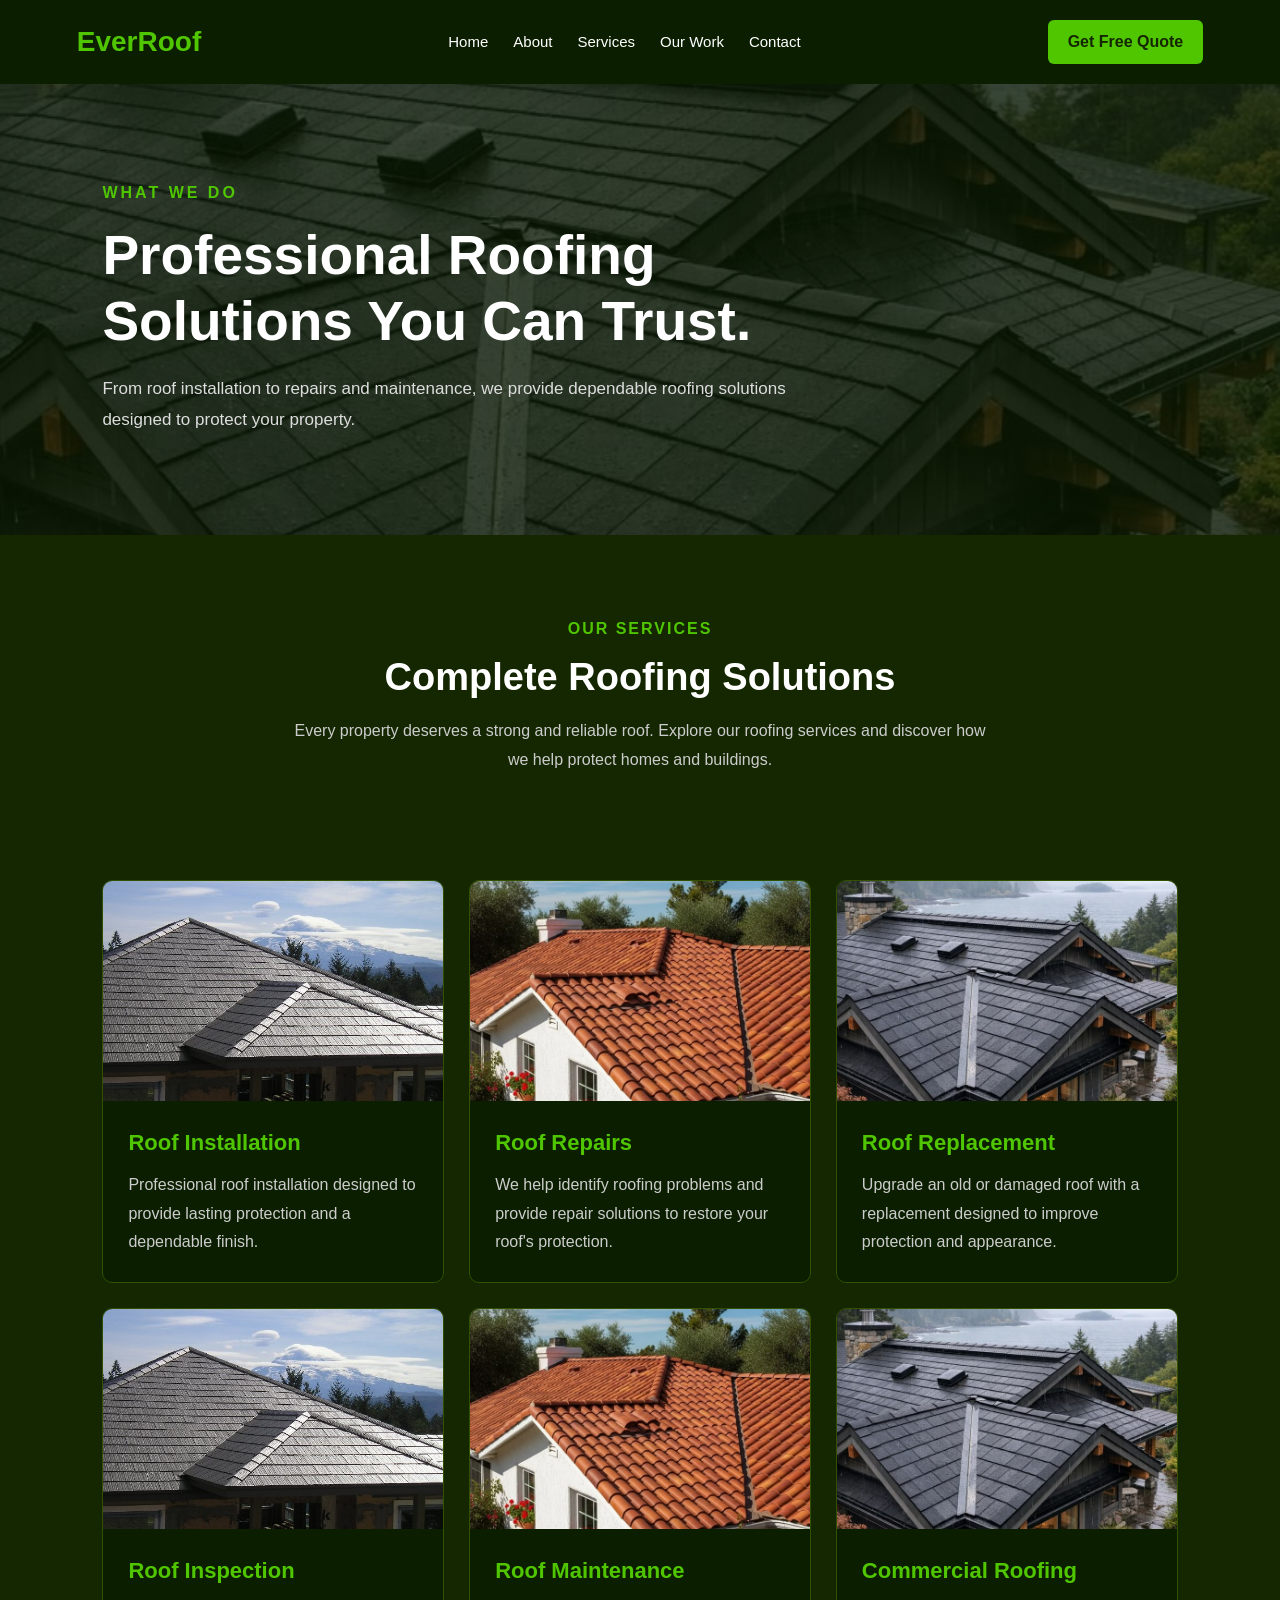
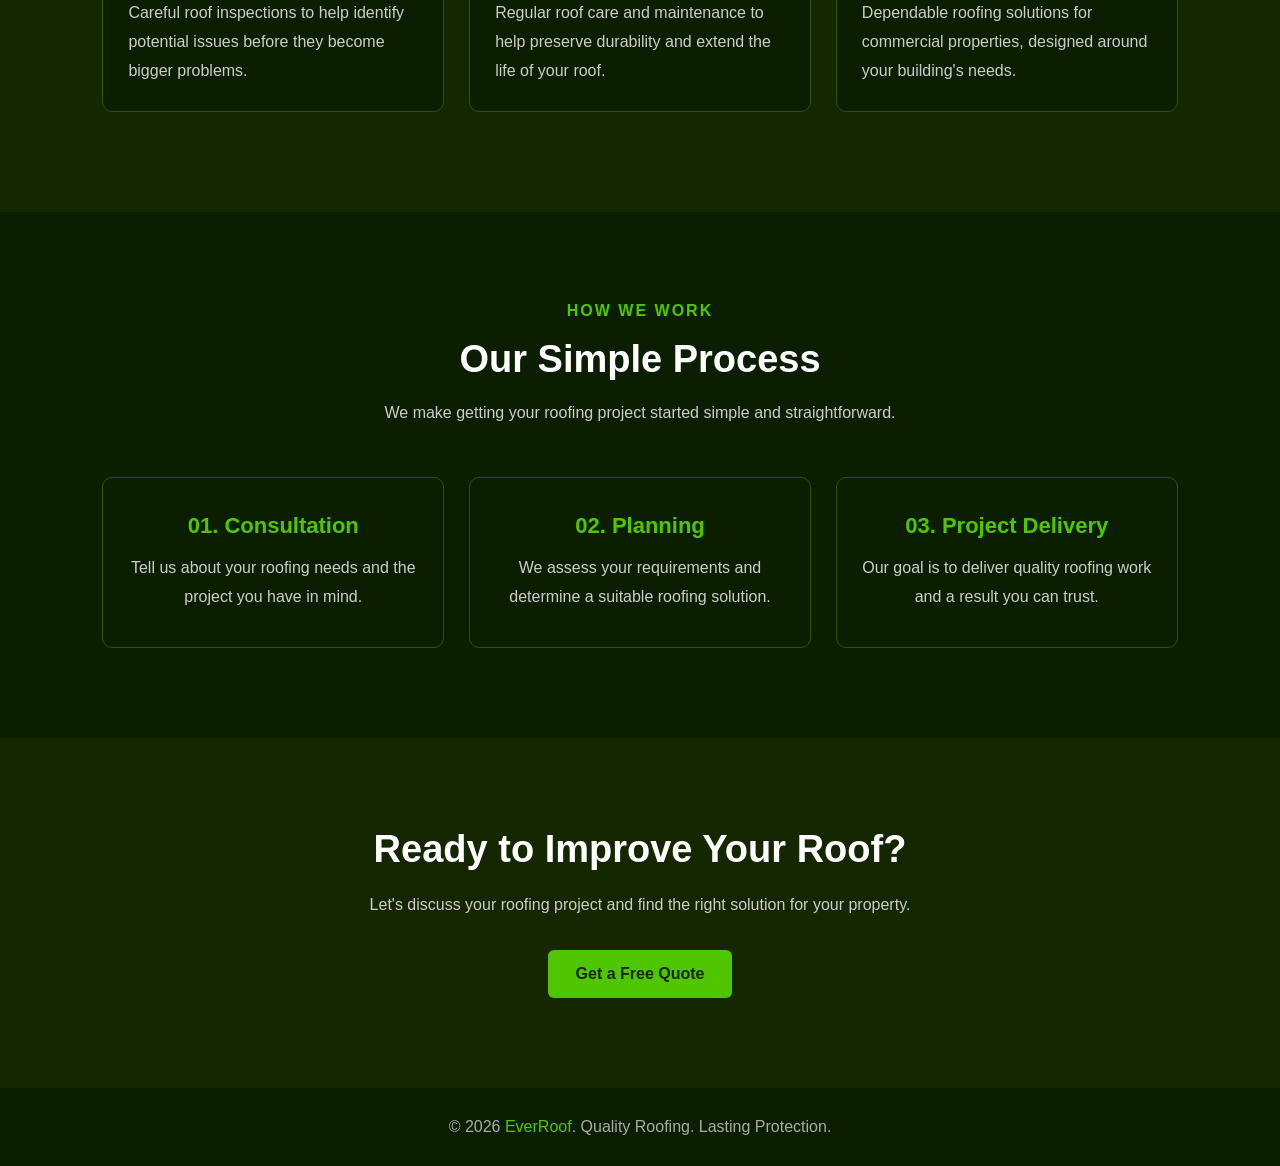
<file: services.html>
<!DOCTYPE html>
<html lang="en">
<head>
    <meta charset="UTF-8">
    <meta name="viewport" content="width=device-width, initial-scale=1.0">

    <title>Our Services | EverRoof</title>

    <style>

        * {
            margin: 0;
            padding: 0;
            box-sizing: border-box;
        }

        body {
            background: #142700;
            color: white;
            font-family: Arial, sans-serif;
        }

        /* NAVBAR */

        .site-header {
            background: #0B1F00;
            padding: 20px 6%;
        }

        .navbar {
            display: flex;
            justify-content: space-between;
            align-items: center;
            gap: 25px;
        }

        .logo {
            color: #50C600;
            font-size: 28px;
            font-weight: bold;
            text-decoration: none;
        }

        .nav-links {
            display: flex;
            gap: 25px;
            list-style: none;
        }

        .nav-link {
            color: white;
            text-decoration: none;
            font-size: 15px;
            transition: .3s;
        }

        .nav-link:hover {
            color: #50C600;
        }

        .nav-button {
            background: #50C600;
            color: #142700;
            padding: 13px 20px;
            border-radius: 6px;
            text-decoration: none;
            font-weight: bold;
        }

        /* HERO */

        .services-hero {
            min-height: 420px;
            padding: 100px 8%;
            display: flex;
            align-items: center;

            background:
                linear-gradient(
                    rgba(10, 25, 0, .75),
                    rgba(10, 25, 0, .75)
                ),
                url("images/img4.jpeg");

            background-size: cover;
            background-position: center;
        }

        .hero-content {
            max-width: 750px;
        }

        .hero-content span {
            color: #50C600;
            font-weight: bold;
            letter-spacing: 3px;
        }

        .hero-content h1 {
            font-size: 55px;
            line-height: 1.2;
            margin: 20px 0;
        }

        .hero-content p {
            color: #ddd;
            line-height: 1.8;
            font-size: 17px;
        }

        /* INTRO */

        .services-intro {
            padding: 85px 8%;
            text-align: center;
        }

        .services-intro span {
            color: #50C600;
            font-weight: bold;
            letter-spacing: 2px;
        }

        .services-intro h2 {
            font-size: 38px;
            margin: 18px 0;
        }

        .services-intro p {
            color: #ccc;
            max-width: 700px;
            margin: auto;
            line-height: 1.8;
        }

        /* SERVICE CARDS */

        .services-container {
            padding: 20px 8% 100px;
        }

        .service-cards {
            display: grid;
            grid-template-columns: repeat(3, 1fr);
            gap: 25px;
        }

        .service-card {
            background: #0B1F00;
            border: 1px solid #315000;
            border-radius: 10px;
            overflow: hidden;
            transition: .3s;
        }

        .service-card:hover {
            transform: translateY(-8px);
            border-color: #50C600;
        }

        .service-card img {
            width: 100%;
            height: 220px;
            object-fit: cover;
        }

        .service-content {
            padding: 25px;
        }

        .service-content h3 {
            color: #50C600;
            font-size: 22px;
            margin-bottom: 15px;
        }

        .service-content p {
            color: #ccc;
            line-height: 1.8;
        }

        /* PROCESS */

        .process {
            padding: 90px 8%;
            background: #0B1F00;
            text-align: center;
        }

        .process-heading span {
            color: #50C600;
            font-weight: bold;
            letter-spacing: 2px;
        }

        .process-heading h2 {
            font-size: 38px;
            margin: 18px 0;
        }

        .process-heading p {
            color: #ccc;
            line-height: 1.8;
        }

        .process-cards {
            display: grid;
            grid-template-columns: repeat(3, 1fr);
            gap: 25px;
            margin-top: 50px;
        }

        .process-card {
            padding: 35px 25px;
            border: 1px solid #315000;
            border-radius: 10px;
        }

        .process-card h3 {
            color: #50C600;
            font-size: 22px;
            margin-bottom: 15px;
        }

        .process-card p {
            color: #ccc;
            line-height: 1.8;
        }

        /* CTA */

        .services-cta {
            padding: 90px 8%;
            text-align: center;
        }

        .services-cta h2 {
            font-size: 38px;
            margin-bottom: 20px;
        }

        .services-cta p {
            color: #ccc;
            line-height: 1.8;
            max-width: 650px;
            margin: auto;
        }

        .cta-button {
            display: inline-block;
            margin-top: 30px;
            padding: 15px 28px;
            background: #50C600;
            color: #142700;
            text-decoration: none;
            font-weight: bold;
            border-radius: 6px;
            transition: .3s;
        }

        .cta-button:hover {
            background: white;
        }

        /* FOOTER */

        .site-footer {
            padding: 30px 6%;
            background: #0B1F00;
            text-align: center;
            color: #aaa;
        }

        .site-footer span {
            color: #50C600;
        }

        /* MOBILE */

        @media screen and (max-width: 768px) {

            .navbar {
                flex-direction: column;
                gap: 22px;
            }

            .nav-links {
                flex-wrap: wrap;
                justify-content: center;
                gap: 18px;
            }

            .services-hero {
                padding: 70px 6%;
                min-height: 350px;
            }

            .hero-content h1 {
                font-size: 36px;
            }

            .services-intro h2,
            .process-heading h2,
            .services-cta h2 {
                font-size: 30px;
            }

            .services-intro {
                padding: 70px 6%;
            }

            .services-container {
                padding: 10px 6% 70px;
            }

            .service-cards,
            .process-cards {
                grid-template-columns: 1fr;
            }

            .process,
            .services-cta {
                padding: 70px 6%;
            }
        }

    </style>
</head>

<body>

    <!-- NAVBAR -->

    <header class="site-header">

        <nav class="navbar">

            <a href="index.html" class="logo">EverRoof</a>

            <ul class="nav-links">
                <li><a href="index.html" class="nav-link">Home</a></li>
                <li><a href="about.html" class="nav-link">About</a></li>
                <li><a href="services.html" class="nav-link">Services</a></li>
                <li><a href="work.html" class="nav-link">Our Work</a></li>
                <li><a href="contact.html" class="nav-link">Contact</a></li>
            </ul>

            <a href="contact.html" class="nav-button">
                Get Free Quote
            </a>

        </nav>

    </header>


    <main>

        <!-- HERO -->

        <section class="services-hero">

            <div class="hero-content">

                <span>WHAT WE DO</span>

                <h1>
                    Professional Roofing
                    Solutions You Can Trust.
                </h1>

                <p>
                    From roof installation to repairs and maintenance,
                    we provide dependable roofing solutions designed
                    to protect your property.
                </p>

            </div>

        </section>


        <!-- INTRO -->

        <section class="services-intro">

            <span>OUR SERVICES</span>

            <h2>Complete Roofing Solutions</h2>

            <p>
                Every property deserves a strong and reliable roof.
                Explore our roofing services and discover how we
                help protect homes and buildings.
            </p>

        </section>


        <!-- SERVICE CARDS -->

        <section class="services-container">

            <div class="service-cards">

                <div class="service-card">

                    <img src="images/img1.jpeg"
                         alt="Roof installation">

                    <div class="service-content">

                        <h3>Roof Installation</h3>

                        <p>
                            Professional roof installation designed
                            to provide lasting protection and a
                            dependable finish.
                        </p>

                    </div>

                </div>


                <div class="service-card">

                    <img src="images/img2.jpeg"
                         alt="Roof repair">

                    <div class="service-content">

                        <h3>Roof Repairs</h3>

                        <p>
                            We help identify roofing problems and
                            provide repair solutions to restore
                            your roof's protection.
                        </p>

                    </div>

                </div>


                <div class="service-card">

                    <img src="images/img4.jpeg"
                         alt="Roof replacement">

                    <div class="service-content">

                        <h3>Roof Replacement</h3>

                        <p>
                            Upgrade an old or damaged roof with
                            a replacement designed to improve
                            protection and appearance.
                        </p>

                    </div>

                </div>


                <div class="service-card">

                    <img src="images/img1.jpeg"
                         alt="Roof inspection">

                    <div class="service-content">

                        <h3>Roof Inspection</h3>

                        <p>
                            Careful roof inspections to help
                            identify potential issues before
                            they become bigger problems.
                        </p>

                    </div>

                </div>


                <div class="service-card">

                    <img src="images/img2.jpeg"
                         alt="Roof maintenance">

                    <div class="service-content">

                        <h3>Roof Maintenance</h3>

                        <p>
                            Regular roof care and maintenance
                            to help preserve durability and
                            extend the life of your roof.
                        </p>

                    </div>

                </div>


                <div class="service-card">

                    <img src="images/img4.jpeg"
                         alt="Commercial roofing">

                    <div class="service-content">

                        <h3>Commercial Roofing</h3>

                        <p>
                            Dependable roofing solutions for
                            commercial properties, designed
                            around your building's needs.
                        </p>

                    </div>

                </div>

            </div>

        </section>


        <!-- PROCESS -->

        <section class="process">

            <div class="process-heading">

                <span>HOW WE WORK</span>

                <h2>Our Simple Process</h2>

                <p>
                    We make getting your roofing project started
                    simple and straightforward.
                </p>

            </div>


            <div class="process-cards">

                <div class="process-card">

                    <h3>01. Consultation</h3>

                    <p>
                        Tell us about your roofing needs and
                        the project you have in mind.
                    </p>

                </div>


                <div class="process-card">

                    <h3>02. Planning</h3>

                    <p>
                        We assess your requirements and
                        determine a suitable roofing solution.
                    </p>

                </div>


                <div class="process-card">

                    <h3>03. Project Delivery</h3>

                    <p>
                        Our goal is to deliver quality roofing
                        work and a result you can trust.
                    </p>

                </div>

            </div>

        </section>


        <!-- CTA -->

        <section class="services-cta">

            <h2>Ready to Improve Your Roof?</h2>

            <p>
                Let's discuss your roofing project and find
                the right solution for your property.
            </p>

            <a href="contact.html" class="cta-button">
                Get a Free Quote
            </a>

        </section>

    </main>


    <!-- FOOTER -->

    <footer class="site-footer">

        <p>
            © 2026 <span>EverRoof</span>.
            Quality Roofing. Lasting Protection.
        </p>

    </footer>

</body>
</html>
</file>
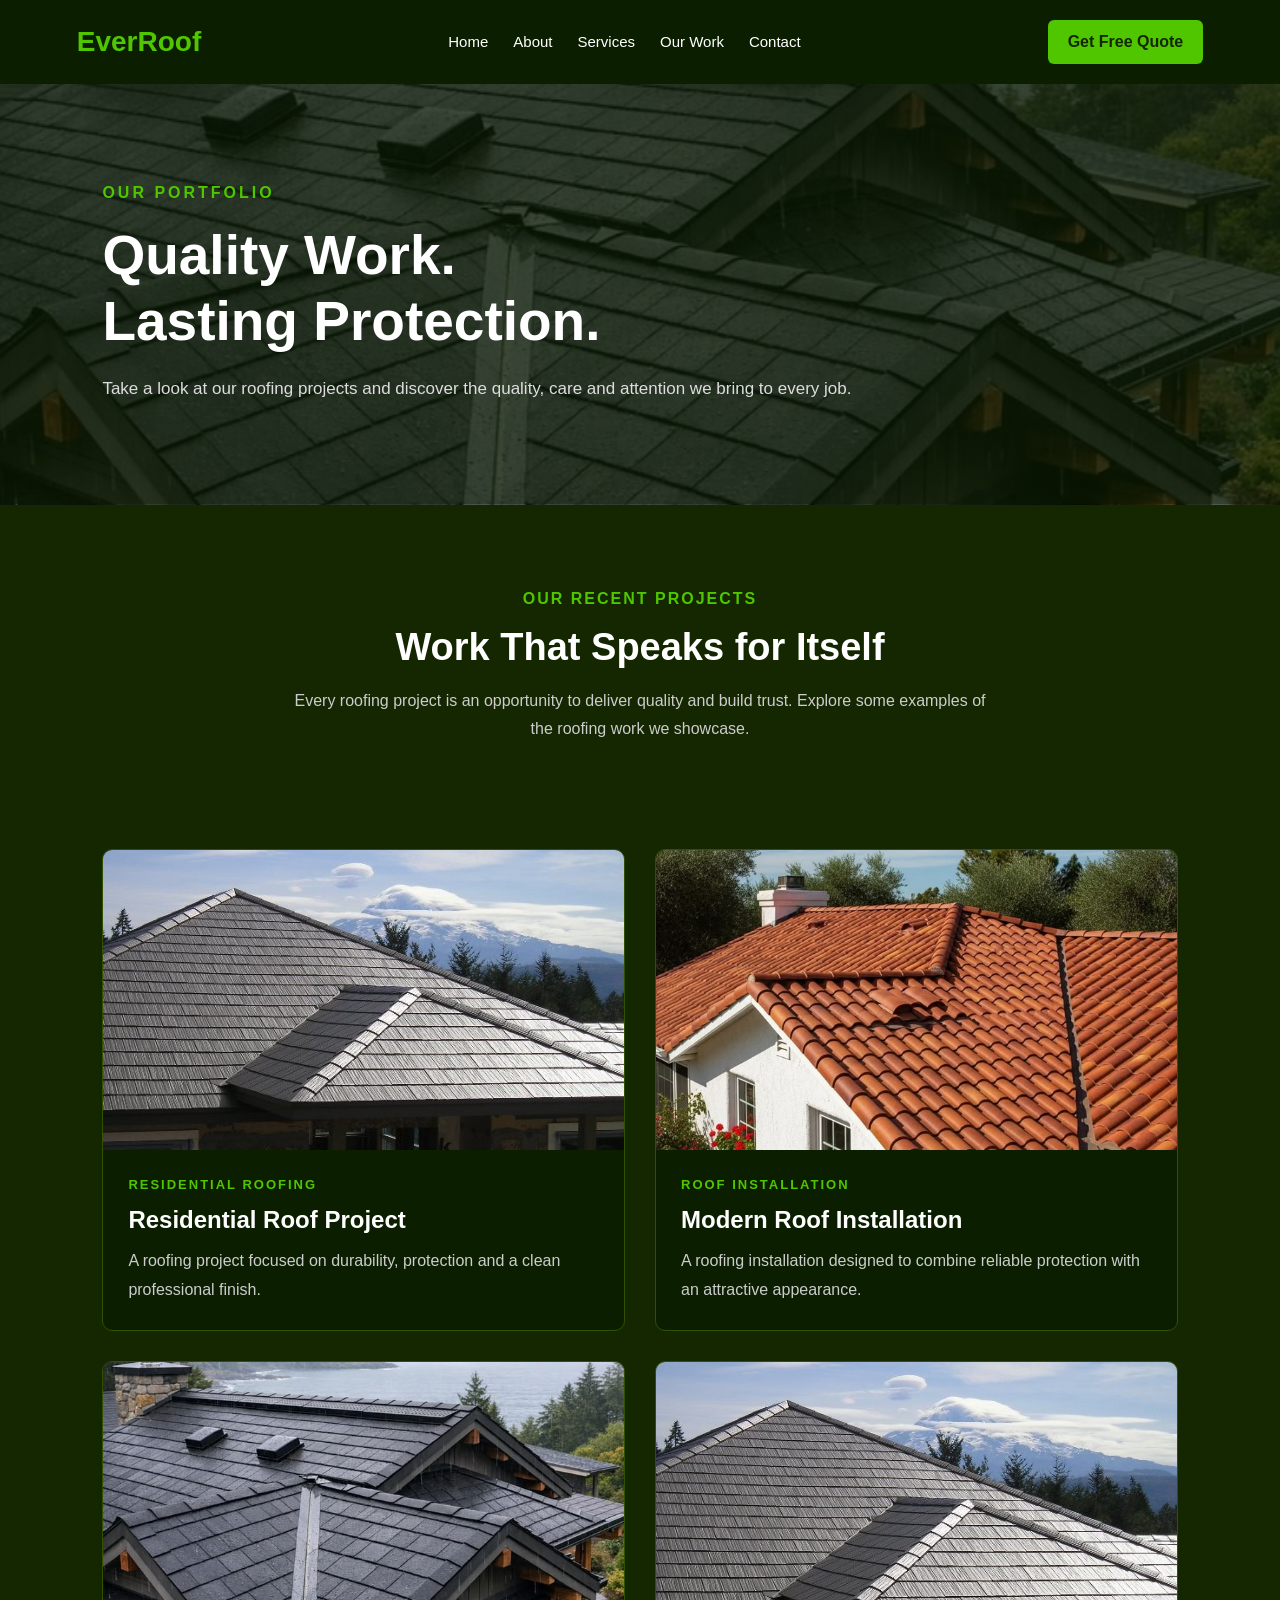
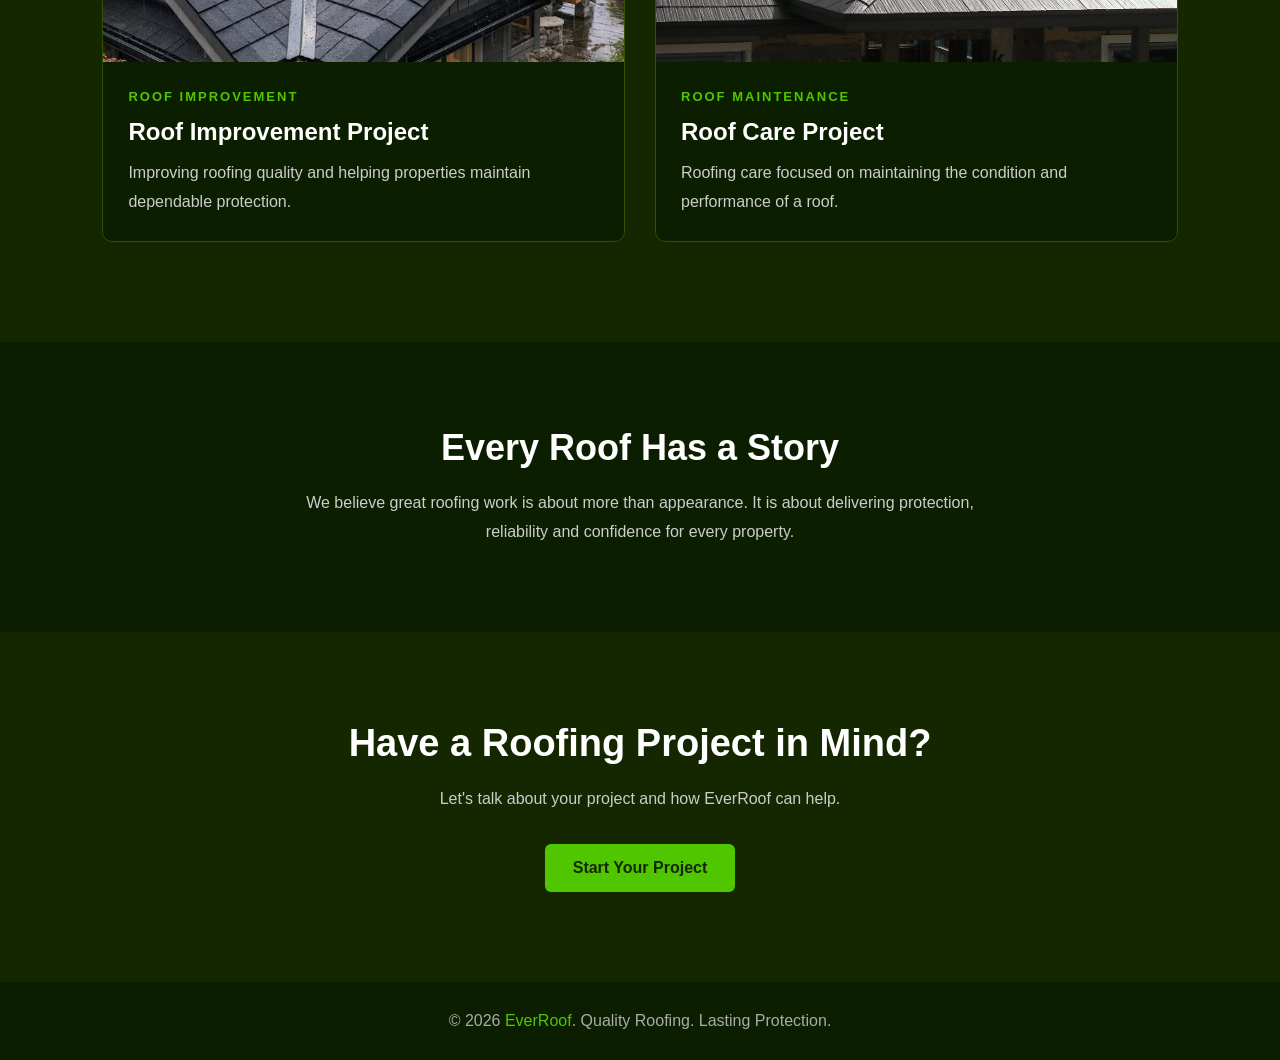
<file: work.html>
<!DOCTYPE html>
<html lang="en">
<head>
    <meta charset="UTF-8">
    <meta name="viewport" content="width=device-width, initial-scale=1.0">

    <title>Our Work | EverRoof</title>

    <style>

        * {
            margin: 0;
            padding: 0;
            box-sizing: border-box;
        }

        body {
            background: #142700;
            color: white;
            font-family: Arial, sans-serif;
        }

        /* NAVBAR */

        .site-header {
            background: #0B1F00;
            padding: 20px 6%;
        }

        .navbar {
            display: flex;
            justify-content: space-between;
            align-items: center;
            gap: 25px;
        }

        .logo {
            color: #50C600;
            font-size: 28px;
            font-weight: bold;
            text-decoration: none;
        }

        .nav-links {
            display: flex;
            gap: 25px;
            list-style: none;
        }

        .nav-link {
            color: white;
            text-decoration: none;
            font-size: 15px;
            transition: .3s;
        }

        .nav-link:hover {
            color: #50C600;
        }

        .nav-button {
            background: #50C600;
            color: #142700;
            padding: 13px 20px;
            border-radius: 6px;
            text-decoration: none;
            font-weight: bold;
        }

        /* HERO */

        .work-hero {
            min-height: 420px;
            padding: 100px 8%;
            display: flex;
            align-items: center;

            background:
                linear-gradient(
                    rgba(10, 25, 0, .75),
                    rgba(10, 25, 0, .75)
                ),
                url("images/img4.jpeg");

            background-size: cover;
            background-position: center;
        }

        .hero-content {
            max-width: 750px;
        }

        .hero-content span {
            color: #50C600;
            font-weight: bold;
            letter-spacing: 3px;
        }

        .hero-content h1 {
            font-size: 55px;
            line-height: 1.2;
            margin: 20px 0;
        }

        .hero-content p {
            color: #ddd;
            line-height: 1.8;
            font-size: 17px;
        }

        /* INTRO */

        .work-intro {
            padding: 85px 8%;
            text-align: center;
        }

        .work-intro span {
            color: #50C600;
            font-weight: bold;
            letter-spacing: 2px;
        }

        .work-intro h2 {
            font-size: 38px;
            margin: 18px 0;
        }

        .work-intro p {
            max-width: 700px;
            margin: auto;
            color: #ccc;
            line-height: 1.8;
        }

        /* PROJECT GALLERY */

        .project-gallery {
            padding: 20px 8% 100px;
        }

        .project-grid {
            display: grid;
            grid-template-columns: repeat(2, 1fr);
            gap: 30px;
        }

        .project-card {
            background: #0B1F00;
            border-radius: 10px;
            overflow: hidden;
            border: 1px solid #315000;
            transition: .3s;
        }

        .project-card:hover {
            transform: translateY(-7px);
            border-color: #50C600;
        }

        .project-card img {
            width: 100%;
            height: 300px;
            object-fit: cover;
            display: block;
        }

        .project-content {
            padding: 25px;
        }

        .project-content span {
            color: #50C600;
            font-size: 13px;
            font-weight: bold;
            letter-spacing: 2px;
        }

        .project-content h3 {
            font-size: 24px;
            margin: 13px 0;
        }

        .project-content p {
            color: #ccc;
            line-height: 1.8;
        }

        /* PROJECT MESSAGE */

        .work-message {
            background: #0B1F00;
            padding: 85px 8%;
            text-align: center;
        }

        .work-message h2 {
            font-size: 36px;
            margin-bottom: 20px;
        }

        .work-message p {
            color: #ccc;
            max-width: 700px;
            margin: auto;
            line-height: 1.8;
        }

        /* CTA */

        .work-cta {
            padding: 90px 8%;
            text-align: center;
        }

        .work-cta h2 {
            font-size: 38px;
            margin-bottom: 20px;
        }

        .work-cta p {
            color: #ccc;
            line-height: 1.8;
        }

        .cta-button {
            display: inline-block;
            margin-top: 30px;
            padding: 15px 28px;
            background: #50C600;
            color: #142700;
            text-decoration: none;
            font-weight: bold;
            border-radius: 6px;
            transition: .3s;
        }

        .cta-button:hover {
            background: white;
        }

        /* FOOTER */

        .site-footer {
            padding: 30px 6%;
            background: #0B1F00;
            text-align: center;
            color: #aaa;
        }

        .site-footer span {
            color: #50C600;
        }

        /* MOBILE */

        @media screen and (max-width: 768px) {

            .navbar {
                flex-direction: column;
                gap: 22px;
            }

            .nav-links {
                flex-wrap: wrap;
                justify-content: center;
                gap: 18px;
            }

            .work-hero {
                padding: 70px 6%;
                min-height: 350px;
            }

            .hero-content h1 {
                font-size: 36px;
            }

            .work-intro h2,
            .work-message h2,
            .work-cta h2 {
                font-size: 30px;
            }

            .project-grid {
                grid-template-columns: 1fr;
            }

            .project-card img {
                height: 250px;
            }

            .work-intro,
            .work-message,
            .work-cta {
                padding: 70px 6%;
            }

            .project-gallery {
                padding: 10px 6% 70px;
            }
        }

    </style>
</head>

<body>

    <!-- NAVBAR -->

    <header class="site-header">

        <nav class="navbar">

            <a href="index.html" class="logo">EverRoof</a>

            <ul class="nav-links">
                <li><a href="index.html" class="nav-link">Home</a></li>
                <li><a href="about.html" class="nav-link">About</a></li>
                <li><a href="services.html" class="nav-link">Services</a></li>
                <li><a href="work.html" class="nav-link">Our Work</a></li>
                <li><a href="contact.html" class="nav-link">Contact</a></li>
            </ul>

            <a href="contact.html" class="nav-button">
                Get Free Quote
            </a>

        </nav>

    </header>


    <main>

        <!-- HERO -->

        <section class="work-hero">

            <div class="hero-content">

                <span>OUR PORTFOLIO</span>

                <h1>
                    Quality Work.<br>
                    Lasting Protection.
                </h1>

                <p>
                    Take a look at our roofing projects and
                    discover the quality, care and attention
                    we bring to every job.
                </p>

            </div>

        </section>


        <!-- INTRO -->

        <section class="work-intro">

            <span>OUR RECENT PROJECTS</span>

            <h2>Work That Speaks for Itself</h2>

            <p>
                Every roofing project is an opportunity to
                deliver quality and build trust. Explore some
                examples of the roofing work we showcase.
            </p>

        </section>


        <!-- PROJECT GALLERY -->

        <section class="project-gallery">

            <div class="project-grid">

                <div class="project-card">

                    <img src="images/img1.jpeg"
                         alt="Residential roofing project">

                    <div class="project-content">

                        <span>RESIDENTIAL ROOFING</span>

                        <h3>Residential Roof Project</h3>

                        <p>
                            A roofing project focused on
                            durability, protection and a
                            clean professional finish.
                        </p>

                    </div>

                </div>


                <div class="project-card">

                    <img src="images/img2.jpeg"
                         alt="Roof installation project">

                    <div class="project-content">

                        <span>ROOF INSTALLATION</span>

                        <h3>Modern Roof Installation</h3>

                        <p>
                            A roofing installation designed
                            to combine reliable protection
                            with an attractive appearance.
                        </p>

                    </div>

                </div>


                <div class="project-card">

                    <img src="images/img4.jpeg"
                         alt="Roof improvement project">

                    <div class="project-content">

                        <span>ROOF IMPROVEMENT</span>

                        <h3>Roof Improvement Project</h3>

                        <p>
                            Improving roofing quality and
                            helping properties maintain
                            dependable protection.
                        </p>

                    </div>

                </div>


                <div class="project-card">

                    <img src="images/img1.jpeg"
                         alt="Roof maintenance project">

                    <div class="project-content">

                        <span>ROOF MAINTENANCE</span>

                        <h3>Roof Care Project</h3>

                        <p>
                            Roofing care focused on
                            maintaining the condition
                            and performance of a roof.
                        </p>

                    </div>

                </div>

            </div>

        </section>


        <!-- MESSAGE -->

        <section class="work-message">

            <h2>Every Roof Has a Story</h2>

            <p>
                We believe great roofing work is about more
                than appearance. It is about delivering
                protection, reliability and confidence
                for every property.
            </p>

        </section>


        <!-- CTA -->

        <section class="work-cta">

            <h2>Have a Roofing Project in Mind?</h2>

            <p>
                Let's talk about your project and how
                EverRoof can help.
            </p>

            <a href="contact.html" class="cta-button">
                Start Your Project
            </a>

        </section>

    </main>


    <!-- FOOTER -->

    <footer class="site-footer">

        <p>
            © 2026 <span>EverRoof</span>.
            Quality Roofing. Lasting Protection.
        </p>

    </footer>

</body>
</html>
</file>
<file: style.css>
/* =========================================
   1. GENERAL STYLES
========================================= */

* {
  box-sizing: border-box;
}

html {
  scroll-behavior: smooth;
}

body {
  background-color: #142700;
  margin: 0;
  font-family: Arial, sans-serif;
  overflow-x: hidden;
}

img {
  max-width: 100%;
}


/* =========================================
   2. NAVBAR
========================================= */

.site-header {
  width: 100%;
  background-color: #0B1F00;
  padding: 15px 5%;
  position: relative;
  z-index: 10;
}

.navbar {
  display: flex;
  justify-content: space-between;
  align-items: center;
  gap: 25px;
}

.logo {
  color: #50C600;
  font-size: 28px;
  font-weight: bold;
  text-decoration: none;
}

.nav-links {
  display: flex;
  align-items: center;
  gap: 30px;
  list-style: none;
  margin: 0;
  padding: 0;
}

.nav-link {
  position: relative;
  text-decoration: none;
  color: white;
  font-size: 16px;
  font-weight: bold;
  padding: 10px 0;
  transition: color 0.3s ease;
}

.nav-link:hover {
  color: #50C600;
}

.nav-link::after {
  content: "";
  position: absolute;
  left: 0;
  bottom: 0;
  width: 0;
  height: 3px;
  background-color: #50C600;
  transition: width 0.3s ease;
}

.nav-link:hover::after {
  width: 100%;
}


/* =========================================
   3. ALL BUTTONS
========================================= */

/* NAVBAR BUTTON */

.nav-button {
  display: inline-flex;
  justify-content: center;
  align-items: center;
  background-color: #33FF00;
  color: #142700;
  padding: 12px 20px;
  border-radius: 8px;
  text-decoration: none;
  font-weight: bold;
  transition: 0.3s ease;
}

.nav-button:hover {
  background-color: white;
  transform: translateY(-2px);
}


/* HERO BUTTONS */

.hero-click1,
.hero-click2 {
  display: inline-flex;
  justify-content: center;
  align-items: center;
  min-height: 45px;
  padding: 0 18px;
  border-radius: 10px;
  text-decoration: none;
  font-size: 14px;
  font-weight: bold;
  cursor: pointer;
  transition: 0.3s ease;
}

.hero-click1 {
  background-color: #33FF00;
  color: #142700;
  border: 2px solid #33FF00;
  margin-right: 10px;
}

.hero-click1:hover {
  background-color: white;
  border-color: white;
}

.hero-click2 {
  background-color: transparent;
  border: 2px solid #0BFF00;
  color: white;
}

.hero-click2:hover {
  background-color: #80FF00;
  color: #142700;
}


/* SERVICES BUTTON */

.ser-click {
  display: inline-flex;
  justify-content: center;
  align-items: center;
  min-height: 42px;
  padding: 0 20px;
  background: linear-gradient(green, #50C600);
  color: white;
  border: none;
  border-radius: 8px;
  font-weight: bold;
  text-decoration: none;
  cursor: pointer;
  transition: 0.3s ease;
}

.ser-click:hover {
  background: white;
  color: green;
}


/* PORTFOLIO BUTTON */

.port-click {
  display: inline-flex;
  justify-content: center;
  align-items: center;
  min-height: 42px;
  padding: 0 20px;
  background-color: green;
  border: 2px solid white;
  border-radius: 8px;
  box-shadow: inset 0 0 10px white;
  font-size: 15px;
  font-weight: bold;
  color: white;
  text-decoration: none;
  margin-top: 10px;
  cursor: pointer;
  transition: 0.3s ease;
}

.port-click:hover {
  background-color: #50C600;
  color: #142700;
}


/* CONTACT FORM BUTTON */

.contactForm button {
  padding: 15px;
  background-color: #33FF00;
  color: #142700;
  border: none;
  border-radius: 7px;
  cursor: pointer;
  font-size: 16px;
  font-weight: bold;
  transition: 0.3s ease;
}

.contactForm button:hover {
  background-color: green;
  color: white;
}


/* =========================================
   4. HERO SECTION
========================================= */

.hero-image {
  position: relative;
  width: 100%;
  height: 550px;
  overflow: hidden;
}

.hero-img {
  display: block;
  width: 100%;
  height: 100%;
  object-fit: cover;
  filter: brightness(40%);
}

.hero-content {
  position: absolute;
  top: 50%;
  left: 10%;
  transform: translateY(-50%);
  width: 80%;
  max-width: 500px;
  color: white;
}

.header {
  max-width: 400px;
  font-size: 30px;
  font-weight: bold;
  color: #50C600;
  text-shadow: 2px 2px 2px black;
  line-height: 1.3;
}

.sub-header {
  max-width: 400px;
  line-height: 1.7;
  margin-top: 20px;
  margin-bottom: 25px;
}


/* =========================================
   5. SERVICES SECTION
========================================= */

.service {
  display: flex;
  align-items: center;
  justify-content: space-around;
  gap: 60px;
  padding: 50px 5%;
  margin-top: 20px;
}

.ser-images {
  position: relative;
  margin-left: 20px;
  flex-shrink: 0;
}

.ser-image1 {
  width: 280px;
  border-radius: 10px;
}

.ser-image2 {
  width: 180px;
  position: absolute;
  top: 78px;
  left: 200px;
  border-radius: 10px;
  border: 5px solid #142700;
}

.ser-content {
  max-width: 350px;
  color: white;
}

.ser-heading {
  font-size: 28px;
  font-family: Courier, monospace;
  color: #1CFF00;
  margin-top: 10px;
  margin-bottom: 10px;
}

.ser-sub {
  line-height: 1.7;
}


/* =========================================
   6. ABOUT US SECTION
========================================= */

.about-us {
  background-color: black;
  color: white;
  padding: 30px;
  margin-top: 25px;
}

.about-content {
  display: block;
  margin: 20px auto 35px;
  max-width: 650px;
  text-align: center;
}

.about-heading {
  font-size: 30px;
}

.about-boxs {
  display: flex;
  flex-wrap: wrap;
  gap: 20px;
}

.box1,
.box2,
.box3,
.box4 {
  flex: 1 1 200px;
  border-radius: 20px;
  padding: 20px;
  background-color: #00C40E;
  font-family: Arial, sans-serif;
  transition: 0.3s ease;
}

.box1:hover,
.box2:hover,
.box3:hover,
.box4:hover {
  border: 2px solid white;
  box-shadow: 0 0 10px white;
  transform: translateY(-5px);
}

.about-img1 {
  width: 60px;
  height: 60px;
  display: block;
  border-radius: 50%;
  object-fit: cover;
}


/* =========================================
   7. PORTFOLIO SECTION
========================================= */

.portfolio {
  display: flex;
  justify-content: space-around;
  align-items: center;
  gap: 40px;
  padding: 50px 6%;
  margin-top: 30px;
}

.port-content {
  width: 300px;
  color: white;
  font-family: Arial, sans-serif;
}

.port-head {
  color: #00FF19;
  font-size: 28px;
}

.port-images {
  display: flex;
  flex-wrap: wrap;
  gap: 30px;
  color: #08FF00;
  font-weight: bold;
  text-align: center;
}

.port-img1,
.port-img2 {
  width: 200px;
  border-radius: 5px;
  object-fit: cover;
}


/* =========================================
   8. IMAGE SLIDER
========================================= */

.slider {
  width: 100%;
  margin-top: 15px;
  overflow: hidden;
}

.card-slider {
  display: flex;
  width: max-content;
  gap: 20px;
  padding-bottom: 15px;
  animation: cardSlider 30s linear infinite;
}

.cards {
  width: 200px;
  height: 250px;
  border-radius: 5px;
  overflow: hidden;
  flex-shrink: 0;
  border: 2px solid white;
}

.card-img {
  width: 100%;
  height: 100%;
  object-fit: cover;
}

@keyframes cardSlider {
  from {
    transform: translateX(0);
  }

  to {
    transform: translateX(-30%);
  }
}


/* =========================================
   9. DIVIDER LINES
========================================= */

.line,
.line2 {
  background-color: gray;
  height: 1px;
  width: 100%;
}


/* =========================================
   10. TESTIMONIAL SECTION
========================================= */

.testimonial {
  width: 100%;
  margin-top: 30px;
}

.background {
  position: relative;
  width: 100%;
  padding: 60px 30px;
  overflow: hidden;
  background-color: #151515;
}

.testi-back {
  position: absolute;
  inset: 0;
  width: 100%;
  height: 100%;
  object-fit: cover;
  z-index: 0;
}

.background::before {
  content: "";
  position: absolute;
  inset: 0;
  background: rgba(0, 0, 0, 0.75);
  z-index: 1;
}

.headline {
  position: relative;
  z-index: 2;
  text-align: center;
  color: #00FF1A;
  margin-bottom: 40px;
}

.testi-head {
  font-size: 36px;
  font-weight: bold;
  margin-bottom: 15px;
}

.headline p {
  font-size: 16px;
  line-height: 1.6;
}

.testi-box {
  position: relative;
  z-index: 2;
  display: flex;
  justify-content: center;
  align-items: stretch;
  gap: 25px;
  width: 100%;
}

.testi-box1 {
  flex: 1;
  min-width: 0;
  background-color: white;
  color: #222;
  padding: 25px;
  border-radius: 12px;
  display: flex;
  flex-direction: column;
  justify-content: space-between;
  border: 3px solid #1FFF00;
}

.content1 {
  font-size: 15px;
  line-height: 1.8;
  margin-bottom: 25px;
}

.profile {
  display: flex;
  align-items: center;
  gap: 12px;
}

.prof-img {
  width: 50px;
  height: 50px;
  border-radius: 50%;
  object-fit: cover;
}

.profile p {
  font-size: 15px;
  font-weight: bold;
}


/* =========================================
   11. WHY CHOOSE US
========================================= */

.whyChooseMe {
  position: relative;
  min-height: 600px;
}

.imageBox {
  width: 100%;
  height: 600px;
  overflow: hidden;
  margin-top: 20px;
}

.whyImage {
  width: 100%;
  height: 100%;
  object-fit: cover;
  filter: brightness(35%);
}

.whyHeadline {
  position: absolute;
  top: 10px;
  left: 20%;
  right: 20%;
  display: block;
  text-align: center;
  color: white;
}

.leftBoxes,
.rightBoxes {
  position: absolute;
  display: flex;
  flex-direction: column;
  gap: 20px;
  top: 150px;
  border-radius: 10px;
  width: 350px;
  padding: 15px;
}

.leftBoxes {
  left: 10px;
}

.rightBoxes {
  right: 10px;
}

.firstBox {
  display: flex;
  align-items: center;
  gap: 12px;
  background-color: white;
  color: #222;
  padding: 10px;
  border-radius: 10px;
  border: 2px solid green;
}

.boxText {
  display: flex;
  flex-direction: column;
}

.boxText .textTopic {
  margin-bottom: 0;
}

.boxImg {
  width: 60px;
  height: 62px;
  border-radius: 50%;
  object-fit: cover;
  flex-shrink: 0;
}


/* =========================================
   12. CONTACT SECTION
========================================= */

.contactSection {
  position: relative;
  display: flex;
  justify-content: space-between;
  align-items: center;
  gap: 50px;
  padding: 80px 8%;
  background: #142700;
  color: white;
  overflow: hidden;
}

.contactInfo {
  flex: 1;
}

.contactTag {
  display: flex;
  justify-content: flex-start;
  margin-bottom: 20px;
}

.contactTag span {
  background: green;
  color: white;
  padding: 12px 30px;
  border-radius: 30px;
  font-size: 20px;
  font-weight: bold;
}

.contactInfo h2 {
  font-size: 40px;
  margin-bottom: 20px;
}

.contactInfo p {
  line-height: 1.7;
}

.contactDetails {
  margin-top: 30px;
}

.contactForm {
  flex: 1;
  display: flex;
  flex-direction: column;
  gap: 18px;
  background: white;
  color: #222;
  padding: 30px;
  border-radius: 15px;
  min-width: 0;
}

.contactForm input,
.contactForm select,
.contactForm textarea {
  width: 100%;
  padding: 14px;
  border: 1px solid #ddd;
  border-radius: 7px;
  box-sizing: border-box;
  font-size: 15px;
}

.contactForm textarea {
  height: 130px;
  resize: vertical;
}


/* =========================================
   13. FOOTER
========================================= */

.site-footer {
  background: #0B1F00;
  color: white;
  padding: 30px 5%;
  text-align: center;
}

.footer-links {
  display: flex;
  justify-content: center;
  flex-wrap: wrap;
  gap: 20px;
  margin-top: 15px;
}

.footer-links a {
  color: #50C600;
  text-decoration: none;
  font-weight: bold;
}

.footer-links a:hover {
  color: white;
}


/* =========================================
   14. TABLET RESPONSIVENESS
========================================= */

@media screen and (max-width: 1024px) {

  .navbar {
    gap: 15px;
  }

  .nav-links {
    gap: 15px;
  }

  .nav-link {
    font-size: 14px;
  }

  .service {
    gap: 35px;
  }

  .portfolio {
    gap: 25px;
  }

  .leftBoxes,
  .rightBoxes {
    width: 32%;
  }

  .contactSection {
    gap: 25px;
  }

}


/* =========================================
   15. MOBILE RESPONSIVENESS
========================================= */

@media screen and (max-width: 768px) {

  /* NAVBAR */

  .site-header {
    padding: 15px;
  }

  .navbar {
    flex-direction: column;
    gap: 15px;
  }

  .logo {
    font-size: 27px;
  }

  .nav-links {
    flex-wrap: wrap;
    justify-content: center;
    gap: 12px 18px;
  }

  .nav-link {
    font-size: 13px;
  }

  .nav-button {
    margin-top: 5px;
  }


  /* HERO */

  .hero-image {
    height: 520px;
  }

  .hero-img {
    height: 100%;
    object-fit: cover;
    object-position: center;
  }

  .hero-content {
    top: 50%;
    left: 6%;
    transform: translateY(-50%);
    width: 88%;
    padding: 10px;
  }

  .header {
    width: 100%;
    max-width: 350px;
    font-size: 25px;
    line-height: 1.4;
  }

  .sub-header {
    width: 100%;
    max-width: 350px;
    font-size: 14px;
    line-height: 1.7;
    margin-top: 15px;
    margin-bottom: 22px;
  }

  .hero-click1,
  .hero-click2 {
    min-height: 45px;
    padding: 0 12px;
    font-size: 12px;
    margin: 5px 5px 5px 0;
  }


  /* SERVICES */

  .service {
    flex-direction: column;
    align-items: center;
    gap: 35px;
    padding: 35px 20px;
  }

  .ser-images {
    margin-left: 0;
    width: 300px;
  }

  .ser-image1 {
    width: 250px;
  }

  .ser-image2 {
    width: 120px;
    left: 170px;
    top: 75px;
  }

  .ser-content {
    width: 100%;
    max-width: 350px;
    text-align: center;
    margin: 0;
  }

  .ser-heading {
    font-size: 24px;
  }

  .ser-sub {
    width: 100%;
  }


  /* ABOUT */

  .about-us {
    padding: 25px 15px;
  }

  .about-content {
    width: 100%;
    margin: 20px auto 30px;
  }

  .about-boxs {
    flex-direction: column;
    gap: 15px;
  }

  .box1,
  .box2,
  .box3,
  .box4 {
    width: 100%;
  }


  /* PORTFOLIO */

  .portfolio {
    flex-direction: column;
    align-items: center;
    text-align: center;
    padding: 35px 15px;
    margin: 0;
  }

  .port-content {
    width: 100%;
    max-width: 350px;
  }

  .port-images {
    justify-content: center;
    margin: 0;
    gap: 20px;
  }

  .port-img1,
  .port-img2 {
    width: 100%;
    max-width: 250px;
  }


  /* SLIDER */

  .cards {
    width: 120px;
    height: 160px;
  }


  /* TESTIMONIALS */

  .background {
    padding: 40px 15px;
  }

  .testi-head {
    font-size: 27px;
  }

  .headline p {
    font-size: 14px;
  }

  .testi-box {
    flex-direction: column;
    gap: 20px;
  }

  .testi-box1 {
    width: 100%;
    flex: none;
    padding: 20px;
  }

  .content1 {
    font-size: 14px;
  }


  /* WHY CHOOSE US */

  .whyChooseMe {
    position: relative;
    display: flex;
    flex-direction: column;
    gap: 20px;
    padding: 25px 15px;
    isolation: isolate;
  }

  .imageBox {
    position: absolute;
    inset: 0;
    width: 100%;
    height: 100%;
    margin: 0;
    z-index: -1;
  }

  .whyImage {
    width: 100%;
    height: 100%;
    object-fit: cover;
  }

  .whyHeadline {
    position: relative;
    top: auto;
    left: auto;
    right: auto;
    text-align: center;
    margin-bottom: 10px;
  }

  .leftBoxes,
  .rightBoxes {
    position: relative;
    top: auto;
    left: auto;
    right: auto;
    width: 100%;
    max-width: 400px;
    margin: 0 auto;
    gap: 15px;
    padding: 0;
  }

  .firstBox {
    width: 100%;
    align-items: center;
    gap: 12px;
  }

  .boxImg {
    width: 50px;
    height: 50px;
  }

  .boxText {
    flex: 1;
    min-width: 0;
  }


  /* CONTACT */

  .contactSection {
    flex-direction: column;
    padding: 45px 20px;
    gap: 35px;
    align-items: stretch;
  }

  .contactInfo,
  .contactForm {
    width: 100%;
    flex: none;
  }

  .contactInfo h2 {
    font-size: 30px;
  }

  .contactTag {
    justify-content: flex-start;
  }

  .contactForm {
    padding: 20px;
  }


  /* FOOTER */

  .footer-links {
    gap: 15px;
  }

}


/* =========================================
   16. SMALL MOBILE SCREENS
========================================= */

@media screen and (max-width: 380px) {

  .nav-links {
    gap: 10px;
  }

  .nav-link {
    font-size: 12px;
  }

  .hero-image {
    height: 500px;
  }

  .header {
    font-size: 22px;
  }

  .sub-header {
    font-size: 13px;
  }

  .hero-click1,
  .hero-click2 {
    padding: 0 9px;
    font-size: 11px;
  }

  .contactInfo h2 {
    font-size: 26px;
  }

}
</file>
